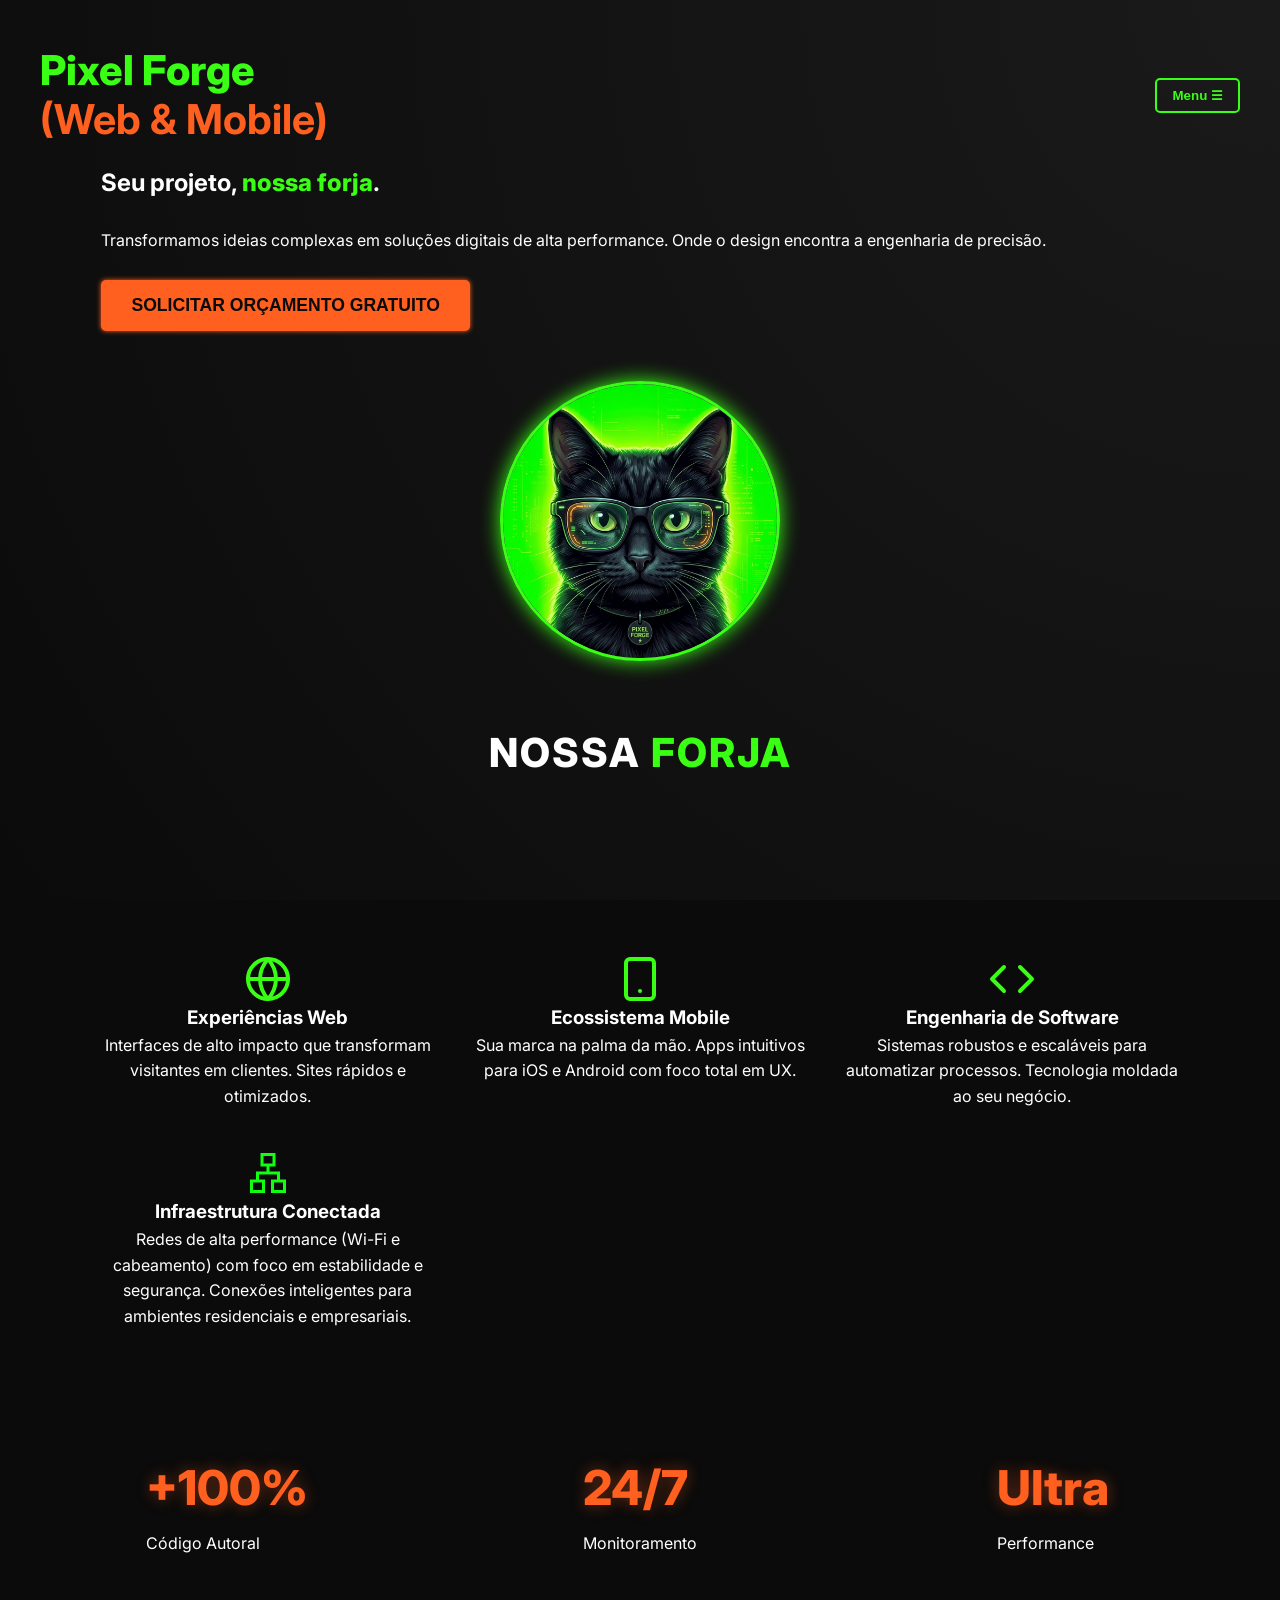
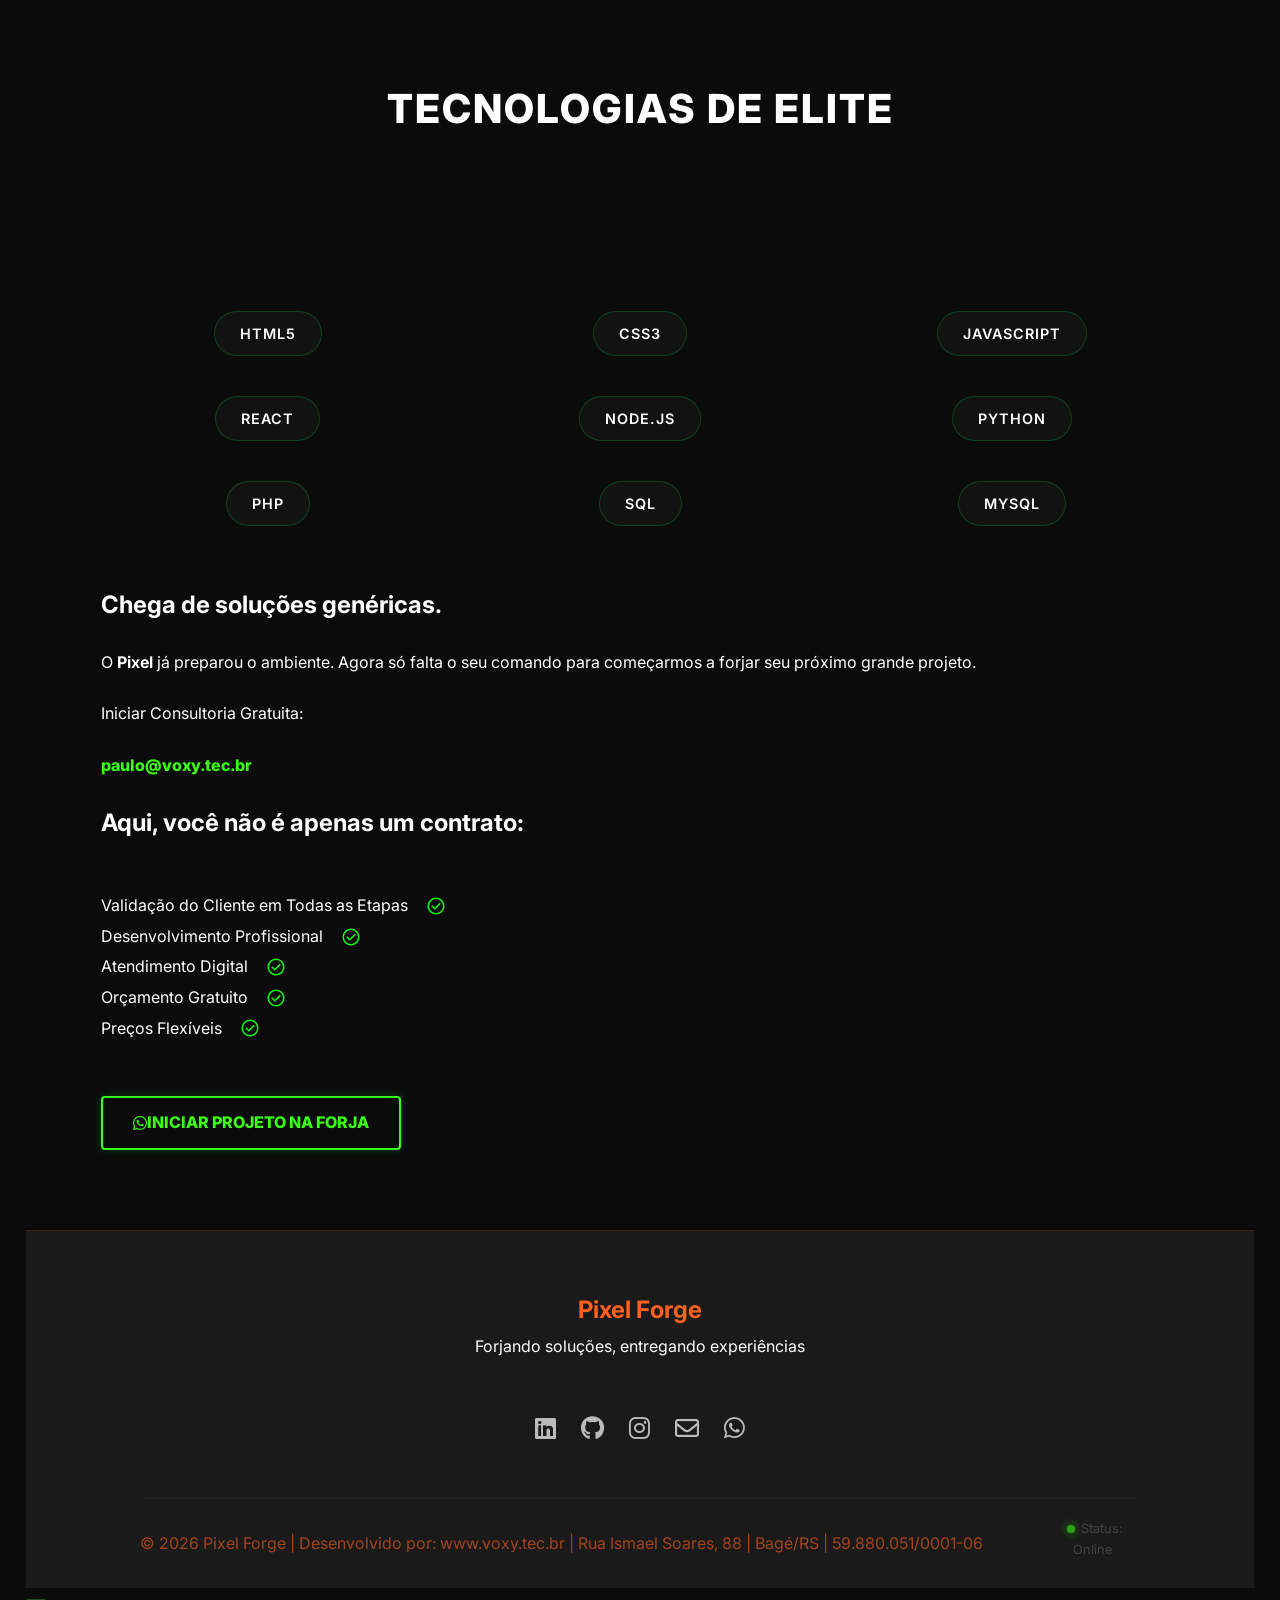
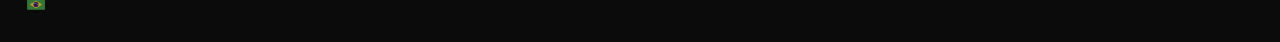
<file: index.html>
<!DOCTYPE html>
<html lang="pt-br">
<head>
    <meta charset="UTF-8">
    <meta http-equiv="X-UA-Compatible" content="IE=edge">
    <meta name="viewport" content="width=device-width, initial-scale=1.0">
    <title>Pixel Forge | voxy.tec.br</title>    
    <meta name="description" content="Transformamos ideias complexas em soluções digitais de alta performance. Web, Mobile e Engenharia de Software.">

    <meta property="og:type" content="website">
    <meta property="og:url" content="https://mac-toni.github.io/pixel-forge-site/">
    <meta property="og:title" content="Pixel Forge | voxy.tec.br">
    <meta property="og:description" content="Transformamos ideias complexas em soluções digitais de alta performance.">
    <meta property="og:image" content="https://mac-toni.github.io/pixel-forge-site/assets/images/readme2.png">
    <meta property="og:image:width" content="1205">
    <meta property="og:image:height" content="603">
    <meta property="og:locale" content="pt_BR">

    <meta name="twitter:card" content="summary_large_image">
    <meta name="twitter:url" content="https://mac-toni.github.io/pixel-forge-site/">
    <meta name="twitter:title" content="Pixel Forge | voxy.tec.br">
    <meta name="twitter:description" content="Desenvolvimento Web e Mobile de alta performance.">
    <meta name="twitter:image" content="https://mac-toni.github.io/pixel-forge-site/assets/images/readme2.png">

    <link rel="stylesheet" href="css/style.css">
    <link rel="stylesheet" href="https://cdnjs.cloudflare.com/ajax/libs/font-awesome/6.0.0/css/all.min.css">
    <link rel="icon" type="image/png" href="assets/images/favicon2.png">
    
    <link rel="preconnect" href="https://fonts.googleapis.com">
    <link rel="preconnect" href="https://fonts.gstatic.com" crossorigin>
    <link href="https://fonts.googleapis.com/css2?family=Inter:wght@400;700;800&display=swap" rel="stylesheet">
</head>
<body>
    <header>
<nav class="container">
    <div class="logo-text">
        <a href="index.html" style="text-decoration: none;">
            <h3><span class="pixel-highlight"> Pixel Forge</span><br>
            <span class="pixel-highlight-laranja"> (Web & Mobile)</span></h3>
        </a>
    </div>
<div class="menu-dropdown">
    <button class="menu-btn">Menu ☰</button>
    <ul class="nav-links">
        <li><a href="index.html">Home</a></li>
        <li><a href="sobre.html">Sobre</a></li>
        <li><a href="servicos.html">Serviços</a></li>
        <li><a href="contato.html">Contato</a></li>
        <li><a href="trabalheconosco.html" >Trabalhe Conosco</a></li>
    </ul>
</div>
</nav>
</header>

    <main>
        <section id="hero" class="container">
            <div class="hero-content">
                <h2>Seu projeto, <span class="pixel-highlight">nossa forja</span>.</h2>
                <br>
                <p>Transformamos ideias complexas em soluções digitais de alta performance. Onde o design encontra a engenharia de precisão.</p>
                <br>
                <button class="forge-button" onclick="window.open('https://wa.me/5553999045223', '_blank')">Solicitar Orçamento Gratuito</button>
            </div>
            <div class="hero-image-container">
                <img src="assets/images/pixel-mascote.jpg" alt="Pixel, o gato geek da Pixel Forge" class="mascote-pixel" loading="eager">
            </div>
        </section>

        <section id="servicos" class="container">
            <h2 class="section-title">Nossa <span class="pixel-highlight">Forja</span></h2>            <div class="services-grid">
                <div class="service-card">
                    <img src="assets/icons/web-icon.svg" alt="Ícone Desenvolvimento Web" class="service-icon" loading="lazy">
                    <h3>Experiências Web</h3>
                    <p>Interfaces de alto impacto que transformam visitantes em clientes. Sites rápidos e otimizados.</p>
                </div>

                <div class="service-card">
                    <img src="assets/icons/mobile-icon.svg" alt="Ícone Aplicativos Mobile" class="service-icon" loading="lazy">
                    <h3>Ecossistema Mobile</h3>
                    <p>Sua marca na palma da mão. Apps intuitivos para iOS e Android com foco total em UX.</p>
                </div>

                <div class="service-card">
                    <img src="assets/icons/forge-icon.svg" alt="Ícone Engenharia de Software" class="service-icon" loading="lazy">
                    <h3>Engenharia de Software</h3>
                    <p>Sistemas robustos e escaláveis para automatizar processos. Tecnologia moldada ao seu negócio.</p>
                </div>
                                <div class="service-card">
                    <img src="assets/icons/lan.svg" alt="Infraestrutura de Redes" class="service-icon" loading="lazy">
                    <h3>Infraestrutura Conectada</h3>
                    <p>Redes de alta performance (Wi-Fi e cabeamento) com foco em estabilidade e segurança. Conexões inteligentes para ambientes residenciais e empresariais.</p>
                </div>

            </div>        
        </section>
    </main>

    <section class="stats-bar">
        <div class="container stats-container">
            <div class="stat-item">
                <span class="stat-number">+100%</span>
                <span class="stat-label" >Código Autoral</span>
            </div>
            <div class="stat-item">
                <span class="stat-number">24/7</span>
                <span class="stat-label">Monitoramento</span>
            </div>
            <div class="stat-item">
                <span class="stat-number">Ultra</span>
                <span class="stat-label">Performance</span>
            </div>
        </div>
    </section>

    <section id="techstack" class="container">
        <h2 class="section-title">Tecnologias de <span class="highlight-green">Elite</span></h2>
        <div class="tech-grid">
            <span class="tech-chip">HTML5</span>
            <span class="tech-chip">CSS3</span>
            <span class="tech-chip">JavaScript</span>
            <span class="tech-chip">React</span>
            <span class="tech-chip">Node.js</span>
            <span class="tech-chip">Python</span>
            <span class="tech-chip">PHP</span>
            <span class="tech-chip">SQL</span>
            <span class="tech-chip">MySQL</span>

        </div>
    </section>
    <section id="contato" class="contact-section">
        <div class="container">
            <div class="contact-card">
                <h2><strong>Chega de soluções genéricas.</strong></h2>
                <br>
                <p>O <strong>Pixel</strong> já preparou o ambiente. Agora só falta o seu comando para começarmos a forjar seu próximo grande projeto.</p>
                <br>
                <a> Iniciar Consultoria Gratuita: </a>
            </div>
            <br>
           <div class="contact-info">
                <span class="pixel-highlight">paulo@voxy.tec.br</span><br>
                <br>
                <h2><strong>Aqui, você não é apenas um contrato:</strong></h2>
                <br>
                <br>
            <div class="status-text" style="display: flex; align-items: center; gap: 8px; margin-bottom: 5px;">
                Validação do Cliente em Todas as Etapas 
                <img src="assets/icons/check.svg" width="20" height="20" alt="check">
            </div>

                <div class="status-text" style="display: flex; align-items: center; gap: 8px; margin-bottom: 5px;">
                Desenvolvimento Profissional 
                <img src="assets/icons/check.svg" width="20" height="20" alt="check">
            </div>

            <div class="status-text" style="display: flex; align-items: center; gap: 8px; margin-bottom: 5px;">
     Atendimento Digital
    <img src="assets/icons/check.svg" width="20" height="20" alt="check">
</div>

<div class="status-text" style="display: flex; align-items: center; gap: 8px; margin-bottom: 5px;">
     Orçamento Gratuito
    <img src="assets/icons/check.svg" width="20" height="20" alt="check">
</div>

<div class="status-text" style="display: flex; align-items: center; gap: 8px; margin-bottom: 5px;">
     Preços Flexíveis
    <img src="assets/icons/check.svg" width="20" height="20" alt="check">
</div>


            <a href="https://wa.me/5553999045223" target="_blank" class="whatsapp-btn">
            <i class="fab fa-whatsapp"></i> Iniciar Projeto na Forja</a>
            </div>
        </div>
    </section>

<footer class="main-footer">
    <div class="footer-content container">
        
        <div class="footer-brand">
            <p class="footer-logo">
                <span class="pixel-highlight-laranja">Pixel</span><span class="pixel-highlight-laranja"> Forge</span>
            </p>
            <p class="footer-tagline">Forjando soluções, entregando experiências</p>
        </div>

       <div class="trabalhe-ia">
    <a href="https://www.linkedin.com/in/paulo-desenvolvedor/" target="_blank">
        <i class="fab fa-linkedin"></i>
    </a>

    <a href="https://github.com/Mac-Toni" target="_blank">
        <i class="fab fa-github"></i>
    </a>

    <a href="https://www.instagram.com/pixelforge.ti/" target="_blank">
        <i class="fab fa-instagram"></i>
    </a>

    <a href="mailto:paulo@voxy.tec.br">
        <i class="far fa-envelope"></i>
    </a>

    <a href="https://wa.me/5553999045223" target="_blank">
        <i class="fab fa-whatsapp"></i>
    </a>
</div>

        <div class="footer-bottom">
            <div class="footer-info">
                    <p>&copy; 2026 Pixel Forge | Desenvolvido por: www.voxy.tec.br | Rua Ismael Soares, 88 | Bagé/RS | 59.880.051/0001-06</p>
                           </div>
            <div class="system-status">
                <span class="status-dot"></span> Status: <span class="status-text">Online</span>
            </div>
        </div>
    </div>
</footer>
    <div class="bandeira">
        <img src="assets/icons/do-brasil.ico" style="display: inline-block; width: 20px; height: 20px;" alt="Brasil">
    </div>
<button onclick="voltarAoTopo()" id="btnTop" title="Voltar ao topo" aria-label="Voltar ao topo">
        <i class="fas fa-chevron-up"></i> </button>
        <script>
        const btn = document.getElementById("btnTop");

        // Monitora a rolagem da página
        window.onscroll = function() {
            // Se rolar mais de 300px, adiciona a classe que mostra o botão
            if (document.body.scrollTop > 300 || document.documentElement.scrollTop > 300) {
                btn.classList.add("visivel");
            } else {
                btn.classList.remove("visivel");
            }
        };

        // Função para voltar ao topo
        function voltarAoTopo() {
            window.scrollTo({
                top: 0,
                behavior: 'smooth'
            });
        }
    </script>
    </body>
</html>
</file>
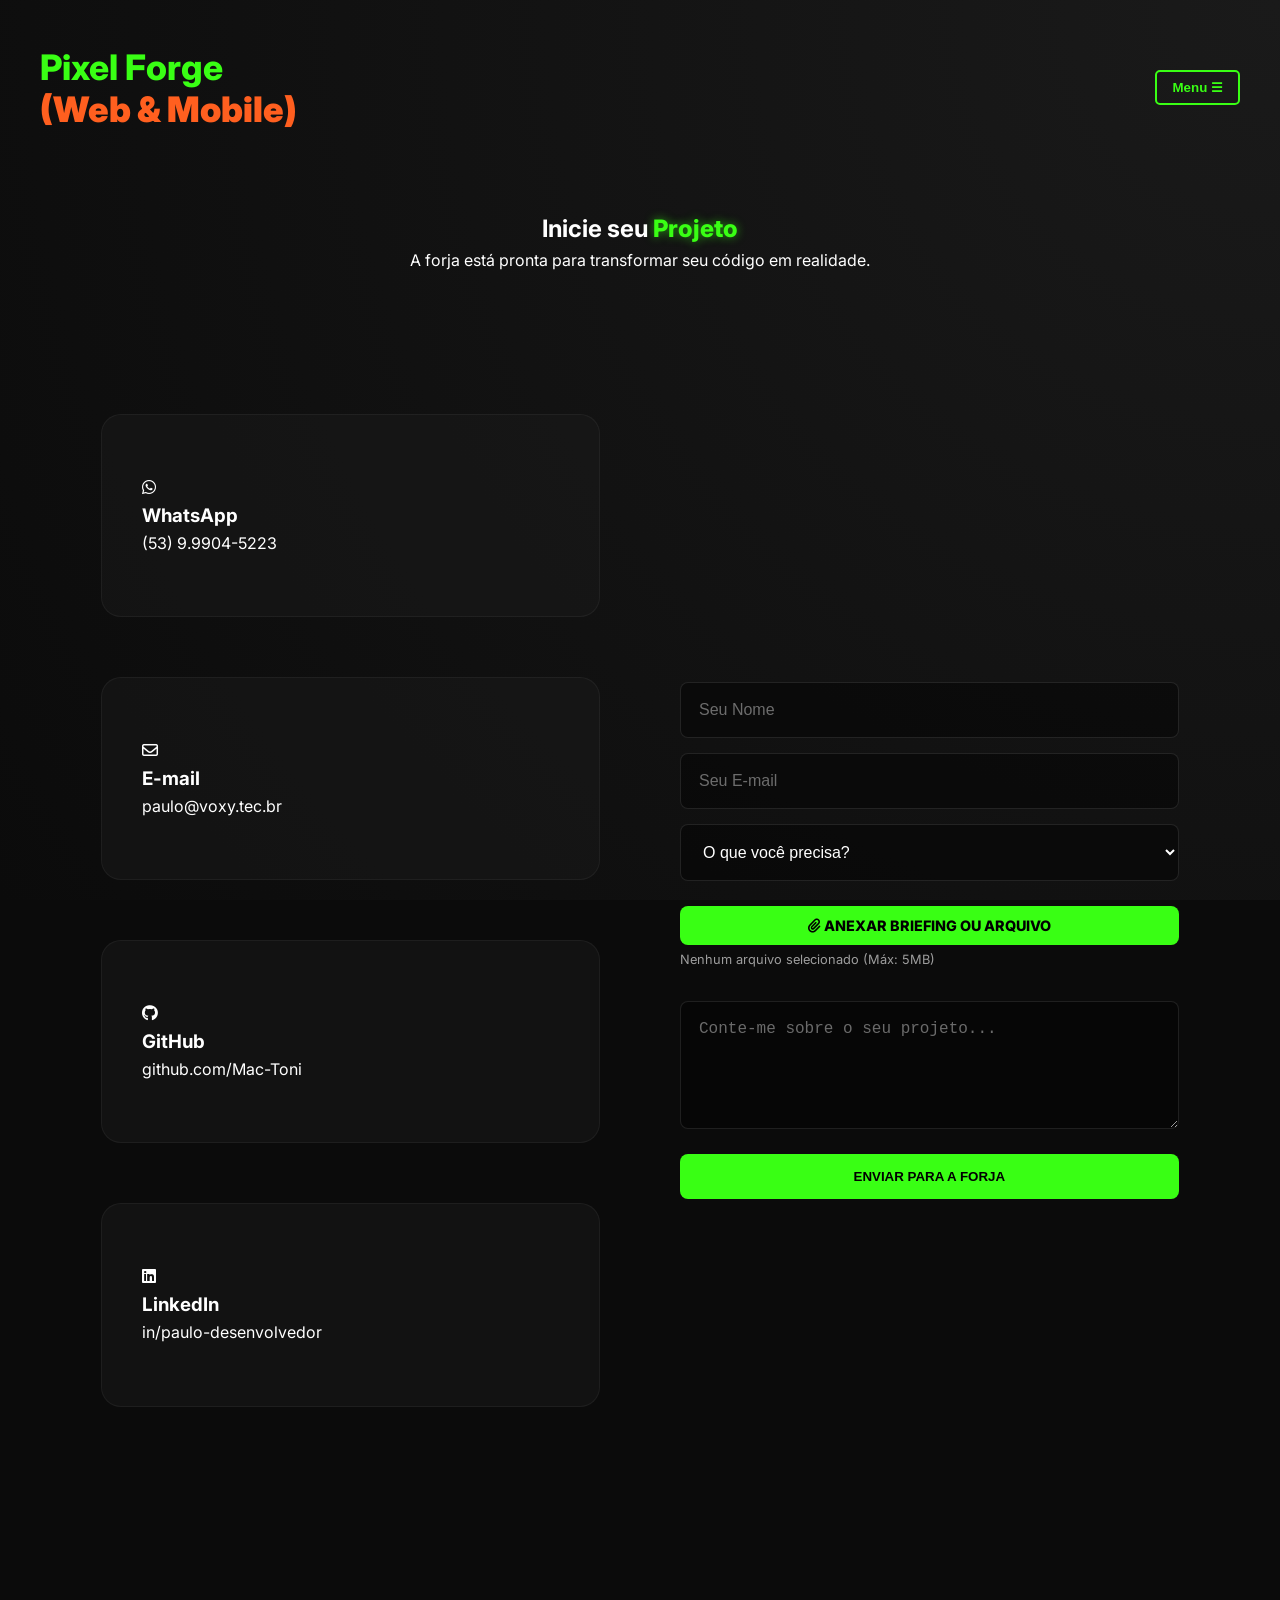
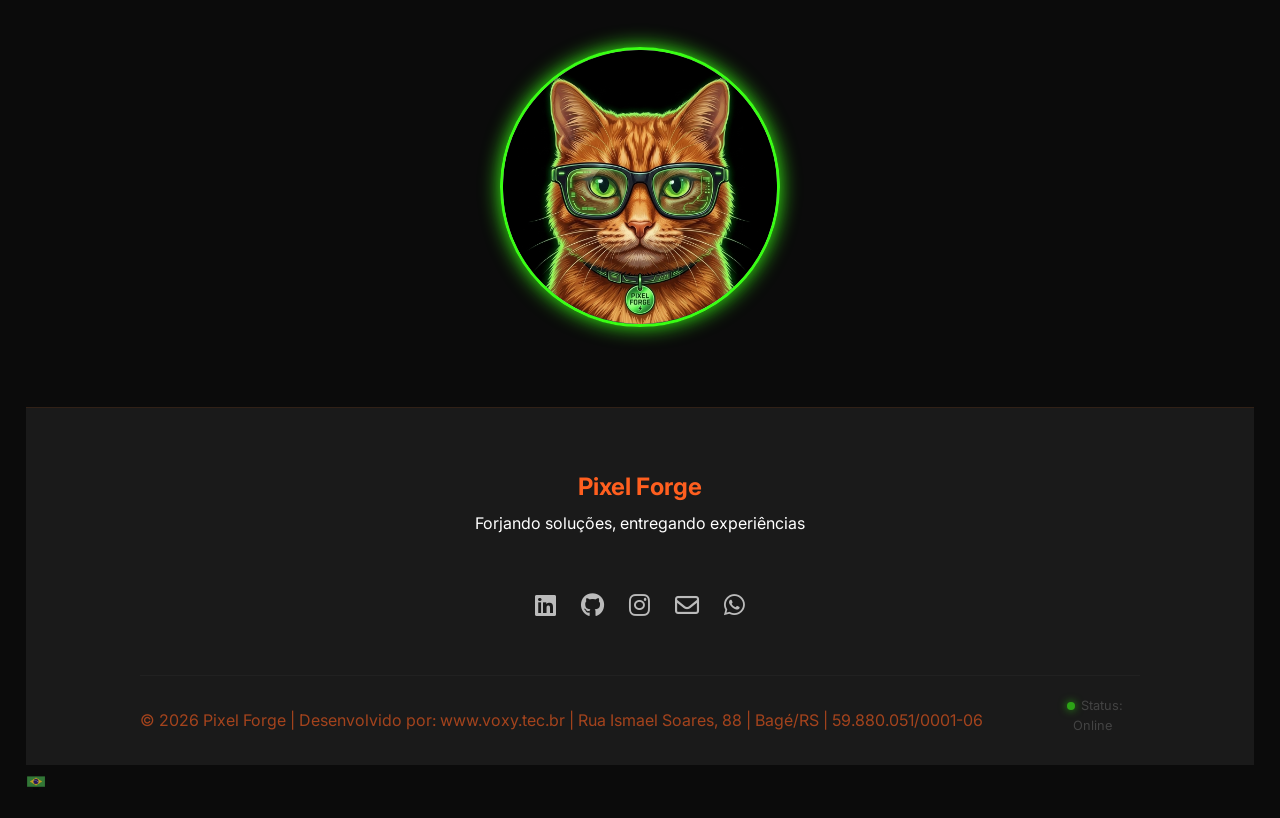
<file: contato.html>
<!DOCTYPE html>
<html lang="pt-br">
<head>
    <meta charset="UTF-8">
    <meta name="viewport" content="width=device-width, initial-scale=1.0">
    <title>Contato | Pixel Forge</title>
    <link rel="stylesheet" href="css/style.css">
    <link rel="stylesheet" href="https://cdnjs.cloudflare.com/ajax/libs/font-awesome/6.0.0/css/all.min.css">
    <link rel="preconnect" href="https://fonts.googleapis.com">
    <link href="https://fonts.googleapis.com/css2?family=Inter:wght@400;700;800&display=swap" rel="stylesheet">
    <link rel="icon" type="image/png" href="assets/images/favicon2.png">
</head>
<body>
    <header>
        <nav class="container">
            <div class="logo-text">
                <a href="index.html" style="text-decoration: none;">
                    <span class="pixel-highlight"> Pixel Forge</span><br>
                    <span class="pixel-highlight-laranja"> (Web & Mobile)</span>
                </a>
            </div>
            <div class="menu-dropdown">
                <button class="menu-btn">Menu ☰</button>
                <ul class="nav-links">
                    <li><a href="index.html">Home</a></li>
                    <li><a href="sobre.html">Sobre</a></li>
                    <li><a href="servicos.html">Serviços</a></li>
                    <li><a href="contato.html">Contato</a></li>
                    <li><a href="trabalheconosco.html">Trabalhe Conosco</a></li>
                </ul>
            </div>
        </nav>
    </header>

    <main class="container">
        <section class="contact-header">
            <h1>Inicie seu <span class="pixel-highlight">Projeto</span></h1>
            <p>A forja está pronta para transformar seu código em realidade.</p>
        </section>

        <div id="success-message" class="pixel-alert" style="display: none; margin-bottom: 30px; cursor: pointer;">
            <i class="fas fa-check-circle"></i>
            <p>Mensagem enviada com sucesso! O sistema da <strong>Pixel Forge</strong> recebeu seu contato.</p>
            <small style="display: block; margin-top: 10px; opacity: 0.7;">(Clique em qualquer lugar para continuar navegando)</small>
        </div>

        <div class="grid-2">
            <section class="contact-info">
                <a href="https://wa.me/5553999045223" target="_blank" class="contact-link">
                    <div class="info-item">
                        <i class="fab fa-whatsapp"></i>
                        <div>
                            <h3>WhatsApp</h3>
                            <p>(53) 9.9904-5223</p>
                        </div>
                    </div>
                </a>

                <a href="mailto:paulo@voxy.tec.br" class="contact-link">
                    <div class="info-item">
                        <i class="far fa-envelope"></i>
                        <div>
                            <h3>E-mail</h3>
                            <p>paulo@voxy.tec.br</p>
                        </div>
                    </div>
                </a>

                <a href="https://github.com/Mac-Toni" target="_blank" class="contact-link">
                    <div class="info-item">
                        <i class="fab fa-github"></i>
                        <div>
                            <h3>GitHub</h3>
                            <p>github.com/Mac-Toni</p>
                        </div>
                    </div>
                </a>

                <a href="https://www.linkedin.com/in/paulo-desenvolvedor/" target="_blank" class="contact-link">
                    <div class="info-item">
                        <i class="fab fa-linkedin"></i>
                        <div>
                            <h3>LinkedIn</h3>
                            <p>in/paulo-desenvolvedor</p>
                        </div>
                    </div>
                </a>
            </section>

            <section class="contact-form">
                <form id="form-contato" action="https://formspree.io/f/xeerreoo" method="POST" enctype="multipart/form-data">
                    <input type="text" name="nome" placeholder="Seu Nome" required>
                    <input type="email" name="email" placeholder="Seu E-mail" required>
                    
                    <select name="servico">
                        <option value="" disabled selected>O que você precisa?</option>
                        <option value="redes">Instalação de Redes</option>
                        <option value="web">Desenvolvimento Web</option>
                        <option value="mobile">Aplicativo Mobile</option>
                        <option value="consultoria">Consultoria Técnica</option>
                    </select>

                    <div class="file-upload-wrapper" style="margin-bottom: 15px;">
                        <label for="anexo-projeto" class="btn-pixel" style="display: inline-block; cursor: pointer; font-size: 0.9rem; padding: 8px 15px;">
                            <i class="fas fa-paperclip"></i> Anexar Briefing ou Arquivo
                        </label>
                        <input type="file" id="anexo-projeto" name="anexo" style="display: none;">
                        <p id="file-name" style="font-size: 0.8rem; margin-top: 5px; opacity: 0.6; color: #fff;">Nenhum arquivo selecionado (Máx: 5MB)</p>
                    </div>
                    
                    <textarea name="mensagem" placeholder="Conte-me sobre o seu projeto..." rows="5" required></textarea>
                    
                    <input type="hidden" name="_subject" value="Novo Orçamento - Pixel Forge">
                    
                    <button type="submit" class="btn-pixel">Enviar para a Forja</button>
                </form>
            </section>
        </div>

        <div class="hero-image-container">
            <img src="assets/images/pixel-mascote-2.jpg" alt="Pixel, o gato geek da Pixel Forge" class="mascote-pixel" loading="eager">
        </div>
    </main>

    <footer class="main-footer">
        <div class="footer-content container">
            <div class="footer-brand">
                <p class="footer-logo">
                    <span class="pixel-highlight-laranja">Pixel</span><span class="pixel-highlight-laranja"> Forge</span>
                </p>
                <p class="footer-tagline">Forjando soluções, entregando experiências</p>
            </div>
            <div class="trabalhe-ia">
                <a href="https://www.linkedin.com/in/paulo-desenvolvedor/" target="_blank"><i class="fab fa-linkedin"></i></a>
                <a href="https://github.com/Mac-Toni" target="_blank"><i class="fab fa-github"></i></a>
                <a href="https://www.instagram.com/pixelforge.ti/" target="_blank"><i class="fab fa-instagram"></i></a>
                <a href="mailto:paulo@voxy.tec.br"><i class="far fa-envelope"></i></a>
                <a href="https://wa.me/5553999045223" target="_blank"><i class="fab fa-whatsapp"></i></a>
            </div>
            <div class="footer-bottom">
                <div class="footer-info">
                    <p>&copy; 2026 Pixel Forge | Desenvolvido por: www.voxy.tec.br | Rua Ismael Soares, 88 | Bagé/RS | 59.880.051/0001-06</p>
                </div>
                <div class="system-status">
                    <span class="status-dot"></span> Status: <span class="status-text">Online</span>
                </div>
            </div>
        </div>
    </footer>
    
    <div class="bandeira">
        <img src="assets/icons/do-brasil.ico" style="display: inline-block; width: 20px; height: 20px;" alt="Brasil">
    </div>
    
    <button id="btnTop" title="Voltar ao topo">
        <i class="fas fa-chevron-up"></i> 
    </button>

    <script src="js/main.js"></script>
</body>
</html>
</file>
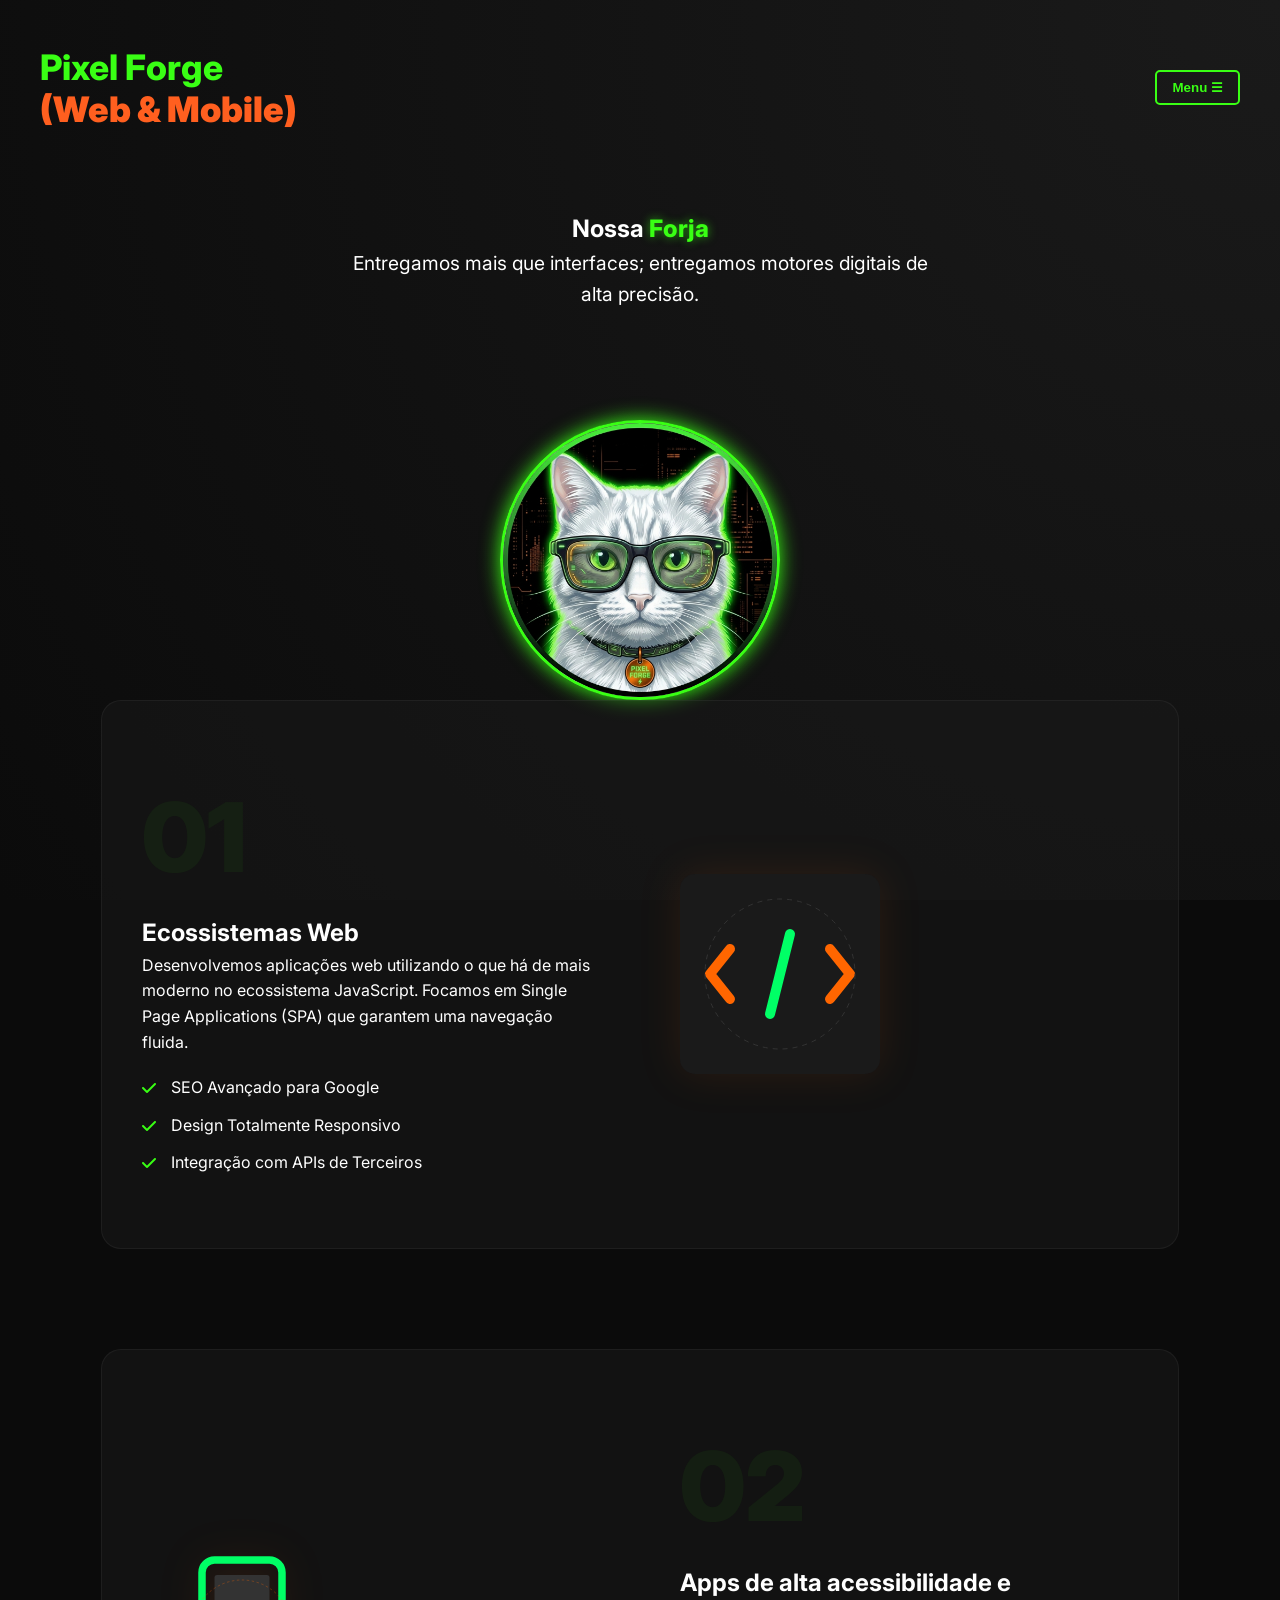
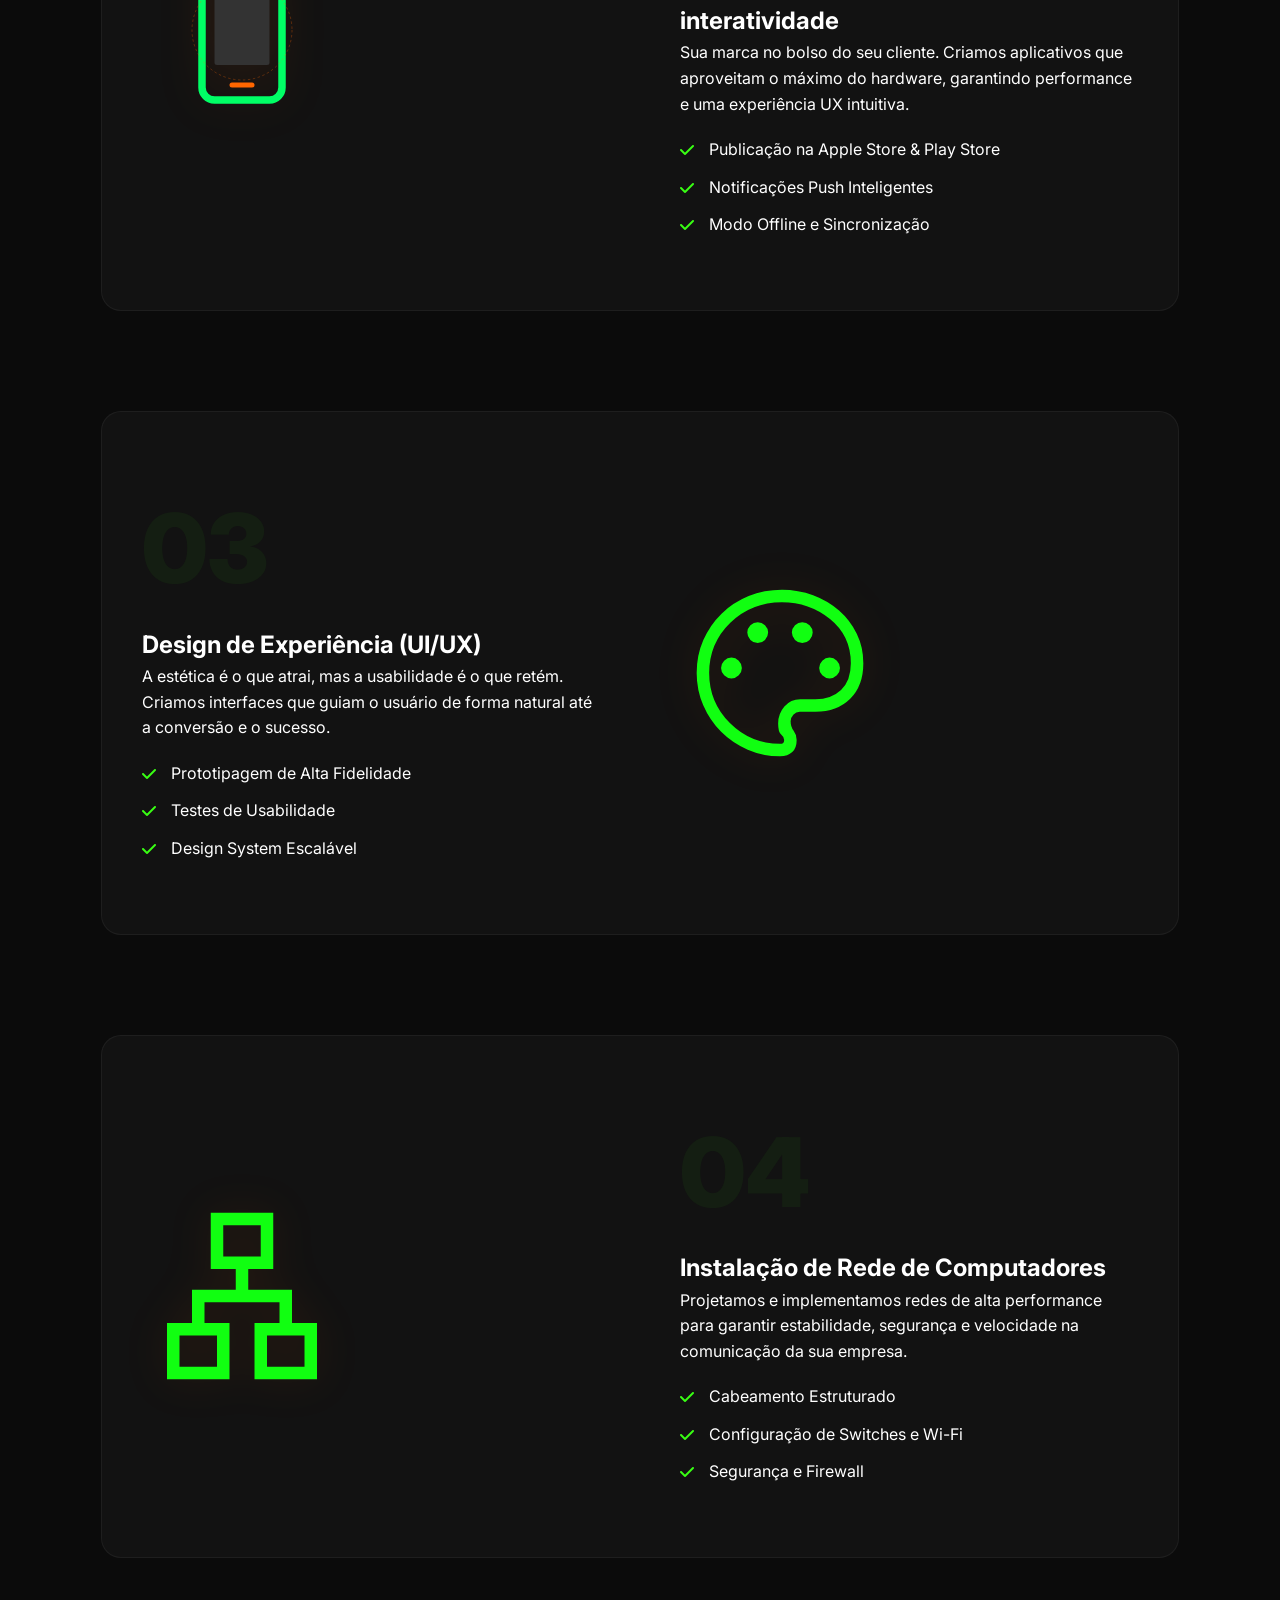
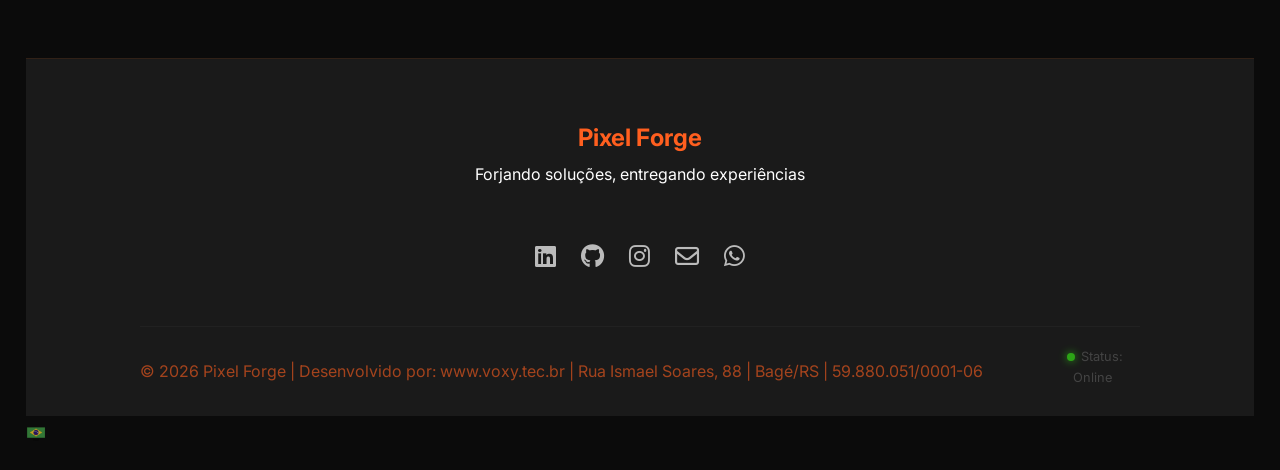
<file: servicos.html>
<!DOCTYPE html>
<html lang="pt-br">
<head>
    <meta charset="UTF-8">
    <meta name="viewport" content="width=device-width, initial-scale=1.0">
    <title>Serviços | Pixel Forge</title>
    <link rel="stylesheet" href="css/style.css">
    <link rel="stylesheet" href="https://cdnjs.cloudflare.com/ajax/libs/font-awesome/6.0.0/css/all.min.css">
    <link rel="preconnect" href="https://fonts.googleapis.com">
    <link rel="preconnect" href="https://fonts.gstatic.com" crossorigin>
    <link href="https://fonts.googleapis.com/css2?family=Inter:wght@400;700;800&display=swap" rel="stylesheet">
</head>
<body>

    <header>
        <nav class="container">
    <div class="logo-text">
        <a href="index.html" style="text-decoration: none;">
            <span class="pixel-highlight"> Pixel Forge</span><br>
            <span class="pixel-highlight-laranja"> (Web & Mobile)</span>
        </a>
    </div>
<div class="menu-dropdown">
    <button class="menu-btn">Menu ☰</button>
    <ul class="nav-links">
        <li><a href="index.html">Home</a></li>
        <li><a href="sobre.html">Sobre</a></li>
        <li><a href="servicos.html">Serviços</a></li>
        <li><a href="contato.html">Contato</a></li>
        <li><a href="trabalheconosco.html" >Trabalhe Conosco</a></li>
    </ul>
</div>
</nav>
    </header>

<main class="container">
        <section class="services-intro">
            <h1>Nossa <span class="pixel-highlight">Forja</span></h1>
            <p class="subtitle">Entregamos mais que interfaces; entregamos motores digitais de alta precisão.</p>
        </section>
            <div class="hero-image-container">
                <img src="assets/images/pixel-mascote-5.jpg" alt="Pixel, o gato geek da Pixel Forge" class="mascote-pixel" loading="eager">
            </div>

        <section class="service-detail-item grid-2">
            <div class="service-text">
                <span class="step-number">01</span>
                <h2>Ecossistemas Web</h2>
                <p>Desenvolvemos aplicações web utilizando o que há de mais moderno no ecossistema JavaScript. Focamos em Single Page Applications (SPA) que garantem uma navegação fluida.</p>
                <ul class="tech-list">
                    <li><i class="fas fa-check"></i> SEO Avançado para Google</li>
                    <li><i class="fas fa-check"></i> Design Totalmente Responsivo</li>
                    <li><i class="fas fa-check"></i> Integração com APIs de Terceiros</li>
                </ul>
            </div>
            <div class="service-visual">
                <img src="assets/icons/web-special.svg" width="200" height="200" alt="Engenharia Web">
            </div>
        </section>

        <section class="service-detail-item grid-2">
            <div class="service-visual">
                <img src="assets/icons/mobile-special.svg" width="200" height="200" alt="Engenharia Mobile">
            </div>
            <div class="service-text">
                <span class="step-number">02</span>
                <h2>Apps de alta acessibilidade e interatividade</h2>
                <p>Sua marca no bolso do seu cliente. Criamos aplicativos que aproveitam o máximo do hardware, garantindo performance e uma experiência UX intuitiva.</p>
                <ul class="tech-list">
                    <li><i class="fas fa-check"></i> Publicação na Apple Store & Play Store</li>
                    <li><i class="fas fa-check"></i> Notificações Push Inteligentes</li>
                    <li><i class="fas fa-check"></i> Modo Offline e Sincronização</li>
                </ul>
            </div>
        </section>

        <section class="service-detail-item grid-2">
            <div class="service-text">
                <span class="step-number">03</span>
                <h2>Design de Experiência (UI/UX)</h2>
                <p>A estética é o que atrai, mas a usabilidade é o que retém. Criamos interfaces que guiam o usuário de forma natural até a conversão e o sucesso.</p>
                <ul class="tech-list">
                    <li><i class="fas fa-check"></i> Prototipagem de Alta Fidelidade</li>
                    <li><i class="fas fa-check"></i> Testes de Usabilidade</li>
                    <li><i class="fas fa-check"></i> Design System Escalável</li>
                </ul>
            </div>
            <div class="service-visual">
                <img src="assets/icons/UI_UX.svg" width="200" height="200" alt="Design UI/UX">            </div>
        </section>

        <section class="service-detail-item grid-2">
            <div class="service-visual">
                <img src="assets/icons/lan.svg" width="200" height="200" alt="Infraestrutura de Redes">
            </div>
            <div class="service-text">
                <span class="step-number">04</span>
                <h2>Instalação de Rede de Computadores</h2>
                <p>Projetamos e implementamos redes de alta performance para garantir estabilidade, segurança e velocidade na comunicação da sua empresa.</p>
                <ul class="tech-list">
                    <li><i class="fas fa-check"></i> Cabeamento Estruturado</li>
                    <li><i class="fas fa-check"></i> Configuração de Switches e Wi-Fi</li>
                    <li><i class="fas fa-check"></i> Segurança e Firewall</li>
                </ul>
            </div>
        </section>
    </main>
<footer class="main-footer">
    <div class="footer-content container">
        
        <div class="footer-brand">
            <p class="footer-logo">
                <span class="pixel-highlight-laranja">Pixel</span><span class="pixel-highlight-laranja"> Forge</span>
            </p>
            <p class="footer-tagline">Forjando soluções, entregando experiências</p>
        </div>

       <div class="trabalhe-ia">
    <a href="https://www.linkedin.com/in/paulo-desenvolvedor/" target="_blank">
        <i class="fab fa-linkedin"></i>
    </a>

    <a href="https://github.com/Mac-Toni" target="_blank">
        <i class="fab fa-github"></i>
    </a>

    <a href="https://www.instagram.com/pixelforge.ti/" target="_blank">
        <i class="fab fa-instagram"></i>
    </a>

    <a href="mailto:paulo@voxy.tec.br">
        <i class="far fa-envelope"></i>
    </a>

    <a href="https://wa.me/5553999045223" target="_blank">
        <i class="fab fa-whatsapp"></i>
    </a>
</div>

        <div class="footer-bottom">
            <div class="footer-info">
                    <p>&copy; 2026 Pixel Forge | Desenvolvido por: www.voxy.tec.br | Rua Ismael Soares, 88 | Bagé/RS | 59.880.051/0001-06</p>
            </div>
            <div class="system-status">
                <span class="status-dot"></span> Status: <span class="status-text">Online</span>
            </div>
        </div>
    </div>
</footer>
    <div class="bandeira">
        <img src="assets/icons/do-brasil.ico" style="display: inline-block; width: 20px; height: 20px;" alt="Brasil">
    </div>
<button onclick="voltarAoTopo()" id="btnTop" title="Voltar ao topo" aria-label="Voltar ao topo">
        <i class="fas fa-chevron-up"></i> </button>
        <script>
        const btn = document.getElementById("btnTop");

        // Monitora a rolagem da página
        window.onscroll = function() {
            // Se rolar mais de 300px, adiciona a classe que mostra o botão
            if (document.body.scrollTop > 300 || document.documentElement.scrollTop > 300) {
                btn.classList.add("visivel");
            } else {
                btn.classList.remove("visivel");
            }
        };

        // Função para voltar ao topo
        function voltarAoTopo() {
            window.scrollTo({
                top: 0,
                behavior: 'smooth'
            });
        }
    </script>
    </body>
</html>
</file>
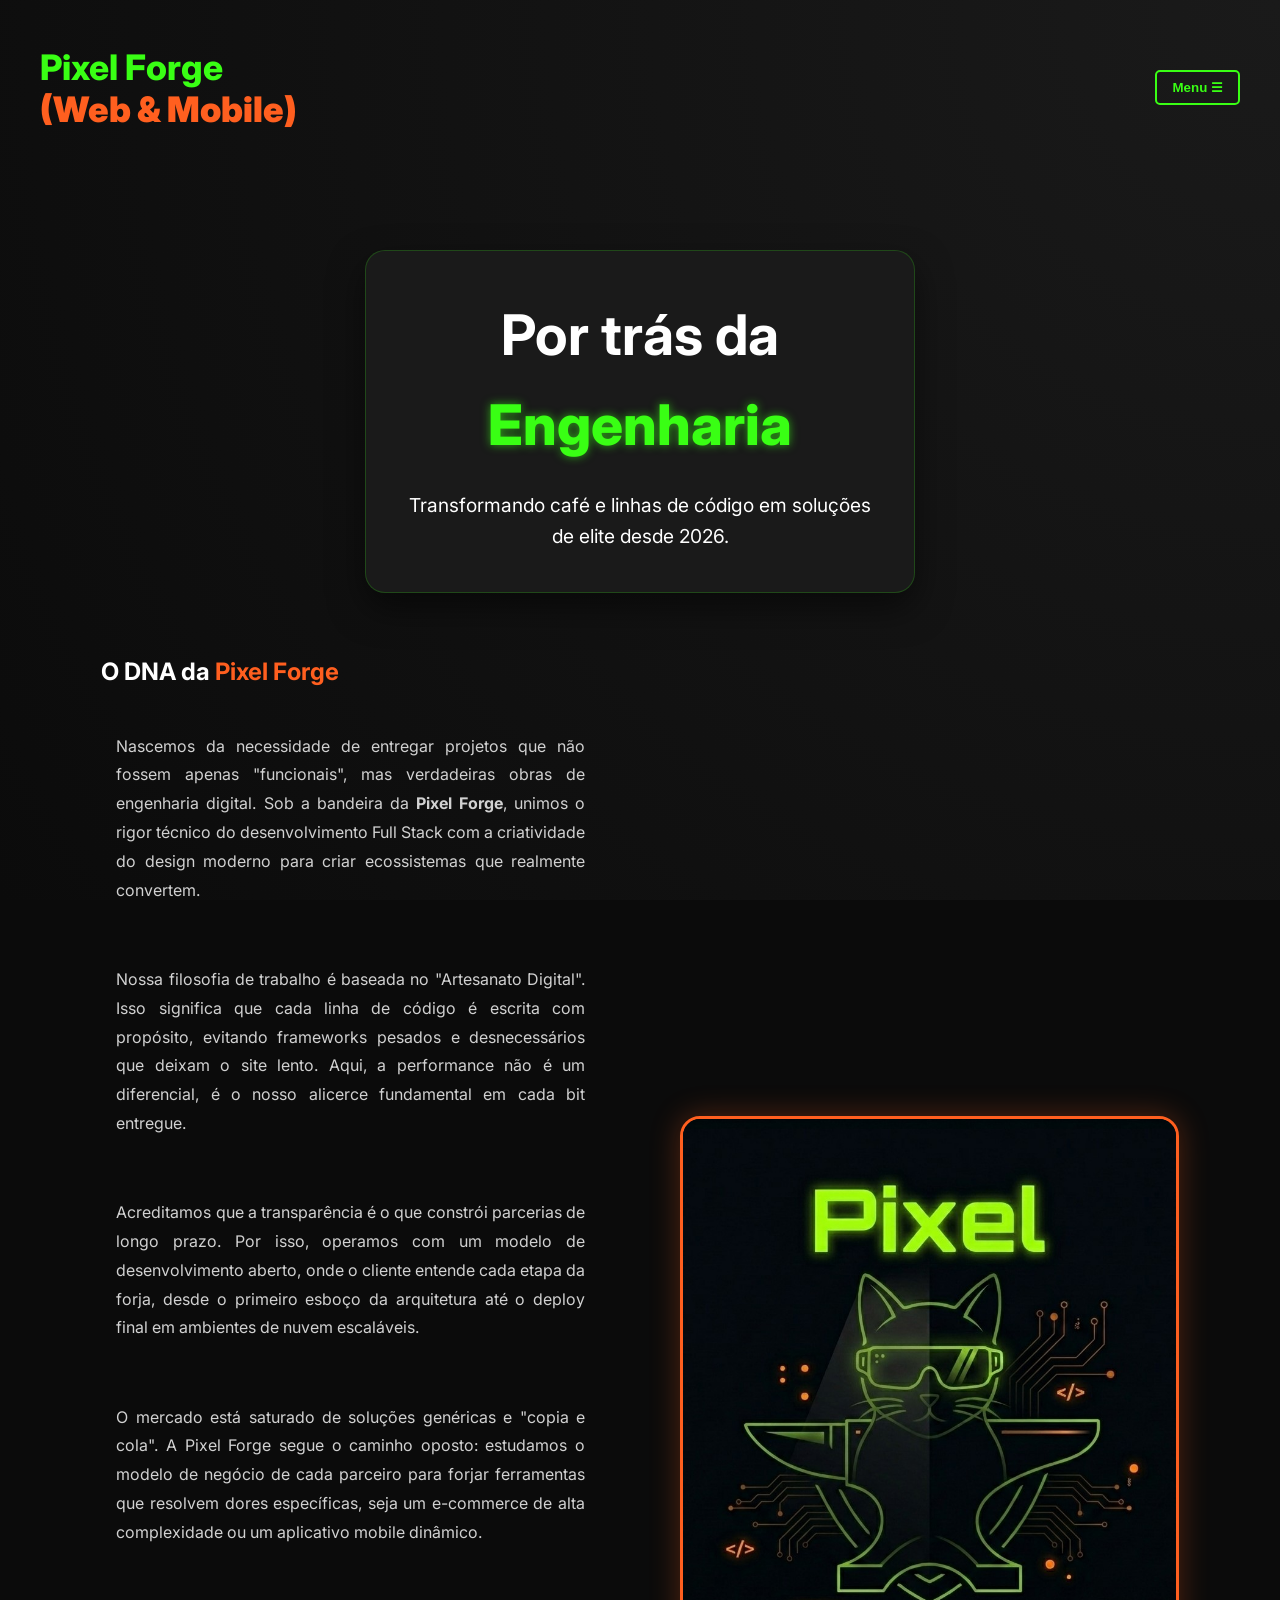
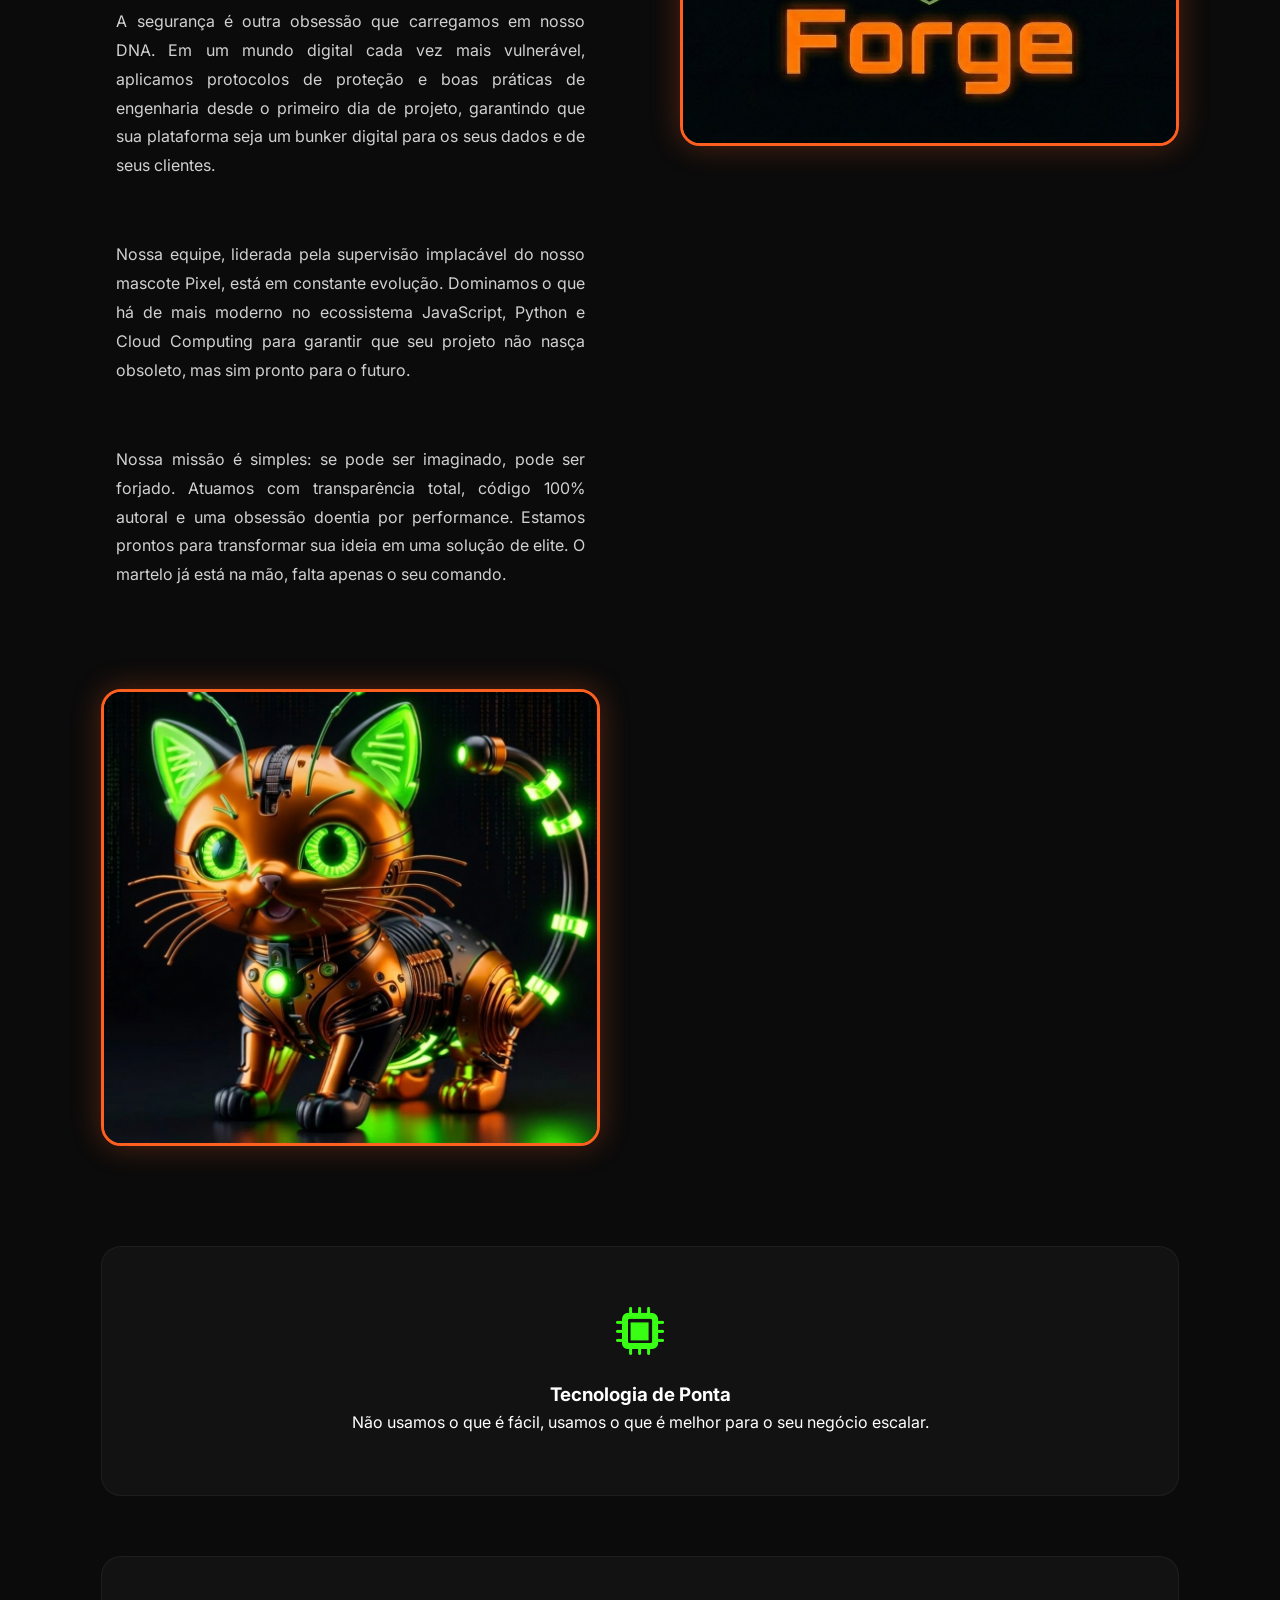
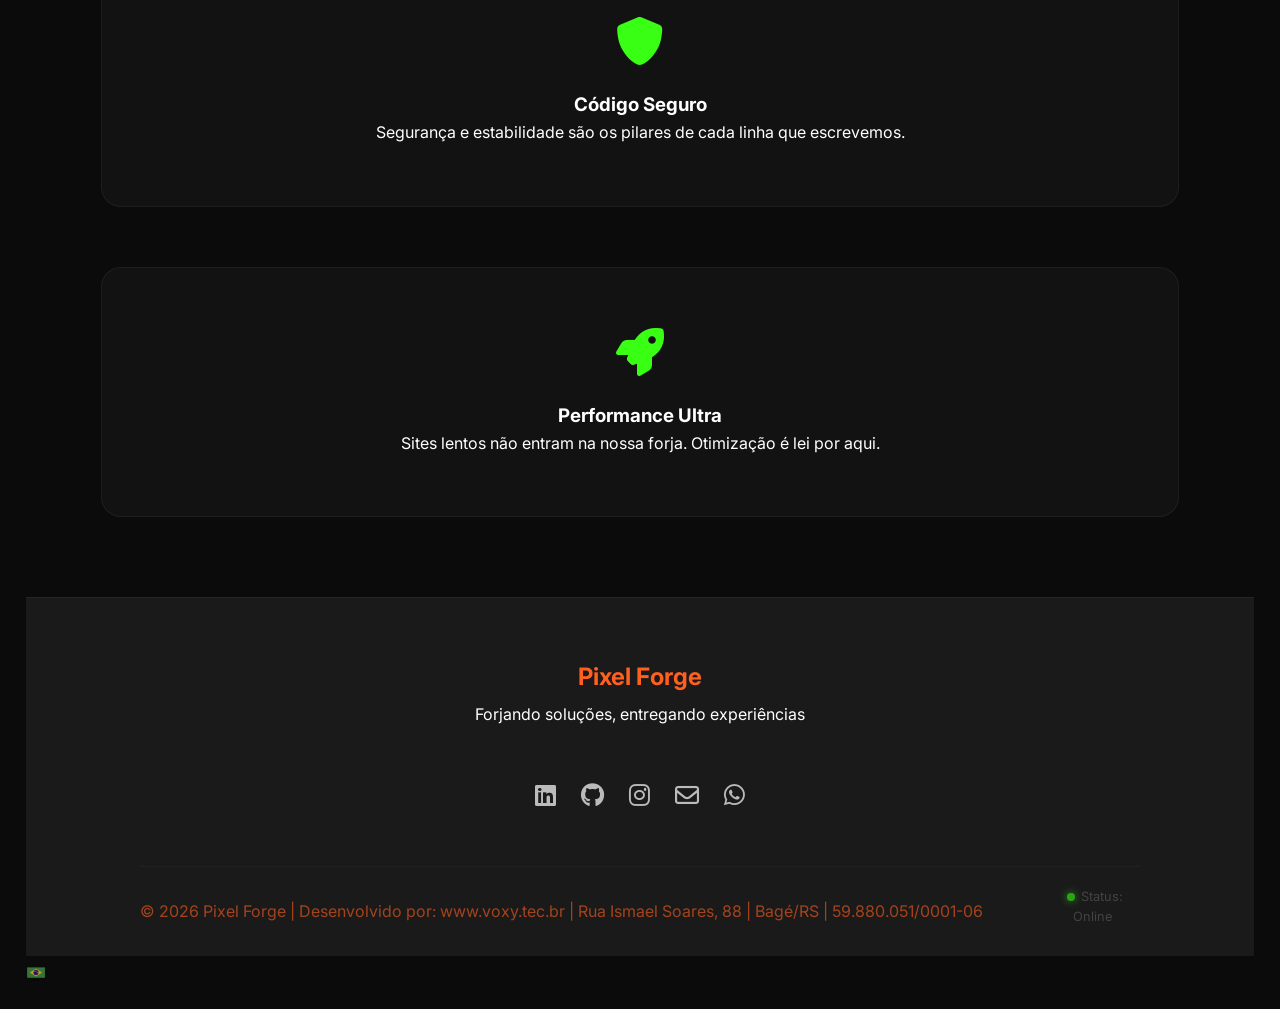
<file: sobre.html>
<!DOCTYPE html>
<html lang="pt-br">
<head>
    <meta charset="UTF-8">
    <meta name="viewport" content="width=device-width, initial-scale=1.0">
    <title>Sobre a Forja | Pixel Forge</title>
    
    <link rel="stylesheet" href="css/style.css">
    <link rel="stylesheet" href="https://cdnjs.cloudflare.com/ajax/libs/font-awesome/6.0.0/css/all.min.css">
    <link rel="icon" type="image/png" href="assets/images/favicon2.png">
    
    <link rel="preconnect" href="https://fonts.googleapis.com">
    <link rel="preconnect" href="https://fonts.gstatic.com" crossorigin>
    <link href="https://fonts.googleapis.com/css2?family=Inter:wght@400;700;800&display=swap" rel="stylesheet">
</head>
<body>
    <header>
<nav class="container">
    <div class="logo-text">
        <a href="index.html" style="text-decoration: none;">
            <span class="pixel-highlight"> Pixel Forge</span><br>
            <span class="pixel-highlight-laranja"> (Web & Mobile)</span>
        </a>
    </div>
<div class="menu-dropdown">
    <button class="menu-btn">Menu ☰</button>
    <ul class="nav-links">
        <li><a href="index.html">Home</a></li>
        <li><a href="sobre.html">Sobre</a></li>
        <li><a href="servicos.html">Serviços</a></li>
        <li><a href="contato.html">Contato</a></li>
        <li><a href="trabalheconosco.html" >Trabalhe Conosco</a></li>
    </ul>
</div>
</nav>
    </header>

    <main>
  
        <section class="container page-header">
            <h1>Por trás da <span class="pixel-highlight">Engenharia</span></h1>
            <p class="subtitle">Transformando café e linhas de código em soluções de elite desde 2026.</p>
        </section>
        <section id="dna-forge" class="container grid-2">
<div class="text-content">
    <h2>O DNA da <span class="pixel-highlight-laranja">Pixel Forge</span></h2>
    <br>
    <p>Nascemos da necessidade de entregar projetos que não fossem apenas "funcionais", mas verdadeiras obras de engenharia digital. Sob a bandeira da <strong>Pixel Forge</strong>, unimos o rigor técnico do desenvolvimento Full Stack com a criatividade do design moderno para criar ecossistemas que realmente convertem.</p>
    <br>
    <p>Nossa filosofia de trabalho é baseada no "Artesanato Digital". Isso significa que cada linha de código é escrita com propósito, evitando frameworks pesados e desnecessários que deixam o site lento. Aqui, a performance não é um diferencial, é o nosso alicerce fundamental em cada bit entregue.</p>
    <br>
    <p>Acreditamos que a transparência é o que constrói parcerias de longo prazo. Por isso, operamos com um modelo de desenvolvimento aberto, onde o cliente entende cada etapa da forja, desde o primeiro esboço da arquitetura até o deploy final em ambientes de nuvem escaláveis.</p>
    <br>
    <p>O mercado está saturado de soluções genéricas e "copia e cola". A Pixel Forge segue o caminho oposto: estudamos o modelo de negócio de cada parceiro para forjar ferramentas que resolvem dores específicas, seja um e-commerce de alta complexidade ou um aplicativo mobile dinâmico.</p>
    <br>
    <p>A segurança é outra obsessão que carregamos em nosso DNA. Em um mundo digital cada vez mais vulnerável, aplicamos protocolos de proteção e boas práticas de engenharia desde o primeiro dia de projeto, garantindo que sua plataforma seja um bunker digital para os seus dados e de seus clientes.</p>
    <br>
    <p>Nossa equipe, liderada pela supervisão implacável do nosso mascote Pixel, está em constante evolução. Dominamos o que há de mais moderno no ecossistema JavaScript, Python e Cloud Computing para garantir que seu projeto não nasça obsoleto, mas sim pronto para o futuro.</p>
    <br>
    <p>Nossa missão é simples: se pode ser imaginado, pode ser forjado. Atuamos com transparência total, código 100% autoral e uma obsessão doentia por performance. Estamos prontos para transformar sua ideia em uma solução de elite. O martelo já está na mão, falta apenas o seu comando.</p>
</div>
            <div class="image-placeholder">
                <img src="assets/images/logo-pixel-forge-1.jpg" alt="Pixel em modo supervisor" class="about-image">
            </div>
                        <div class="image-placeholder">
                <img src="assets/images/pixelRoboticoLaranja.jpg" alt="Pixel em modo supervisor" class="about-image">
            </div>

        </section>

        <section class="values-section container">
            <div class="values-grid">
                <div class="value-card">
                    <i class="fas fa-microchip"></i>
                    <h3>Tecnologia de Ponta</h3>
                    <p>Não usamos o que é fácil, usamos o que é melhor para o seu negócio escalar.</p>
                </div>
                <div class="value-card">
                    <i class="fas fa-shield-alt"></i>
                    <h3>Código Seguro</h3>
                    <p>Segurança e estabilidade são os pilares de cada linha que escrevemos.</p>
                </div>
                <div class="value-card">
                    <i class="fas fa-rocket"></i>
                    <h3>Performance Ultra</h3>
                    <p>Sites lentos não entram na nossa forja. Otimização é lei por aqui.</p>
                </div>
            </div>
        </section>
    </main>

<footer class="main-footer">
    <div class="footer-content container">
        
        <div class="footer-brand">
            <p class="footer-logo">
                <span class="pixel-highlight-laranja">Pixel</span><span class="pixel-highlight-laranja"> Forge</span>
            </p>
            <p class="footer-tagline">Forjando soluções, entregando experiências</p>
        </div>

       <div class="trabalhe-ia">
    <a href="https://www.linkedin.com/in/paulo-desenvolvedor/" target="_blank">
        <i class="fab fa-linkedin"></i>
    </a>

    <a href="https://github.com/Mac-Toni" target="_blank">
        <i class="fab fa-github"></i>
    </a>

    <a href="https://www.instagram.com/pixelforge.ti/" target="_blank">
        <i class="fab fa-instagram"></i>
    </a>

    <a href="mailto:paulo@voxy.tec.br">
        <i class="far fa-envelope"></i>
    </a>

    <a href="https://wa.me/5553999045223" target="_blank">
        <i class="fab fa-whatsapp"></i>
    </a>
</div>

        <div class="footer-bottom">
            <div class="footer-info">
                    <p>&copy; 2026 Pixel Forge | Desenvolvido por: www.voxy.tec.br | Rua Ismael Soares, 88 | Bagé/RS | 59.880.051/0001-06</p>
            </div>
            <div class="system-status">
                <span class="status-dot"></span> Status: <span class="status-text">Online</span>
            </div>
        </div>
    </div>
</footer>
    <div class="bandeira">
        <img src="assets/icons/do-brasil.ico" style="display: inline-block; width: 20px; height: 20px;" alt="Brasil">
    </div>
<button onclick="voltarAoTopo()" id="btnTop" title="Voltar ao topo" aria-label="Voltar ao topo">
        <i class="fas fa-chevron-up"></i> </button>
        <script>
        const btn = document.getElementById("btnTop");

        // Monitora a rolagem da página
        window.onscroll = function() {
            // Se rolar mais de 300px, adiciona a classe que mostra o botão
            if (document.body.scrollTop > 300 || document.documentElement.scrollTop > 300) {
                btn.classList.add("visivel");
            } else {
                btn.classList.remove("visivel");
            }
        };

        // Função para voltar ao topo
        function voltarAoTopo() {
            window.scrollTo({
                top: 0,
                behavior: 'smooth'
            });
        }
    </script>
    </body>
</html>
</file>
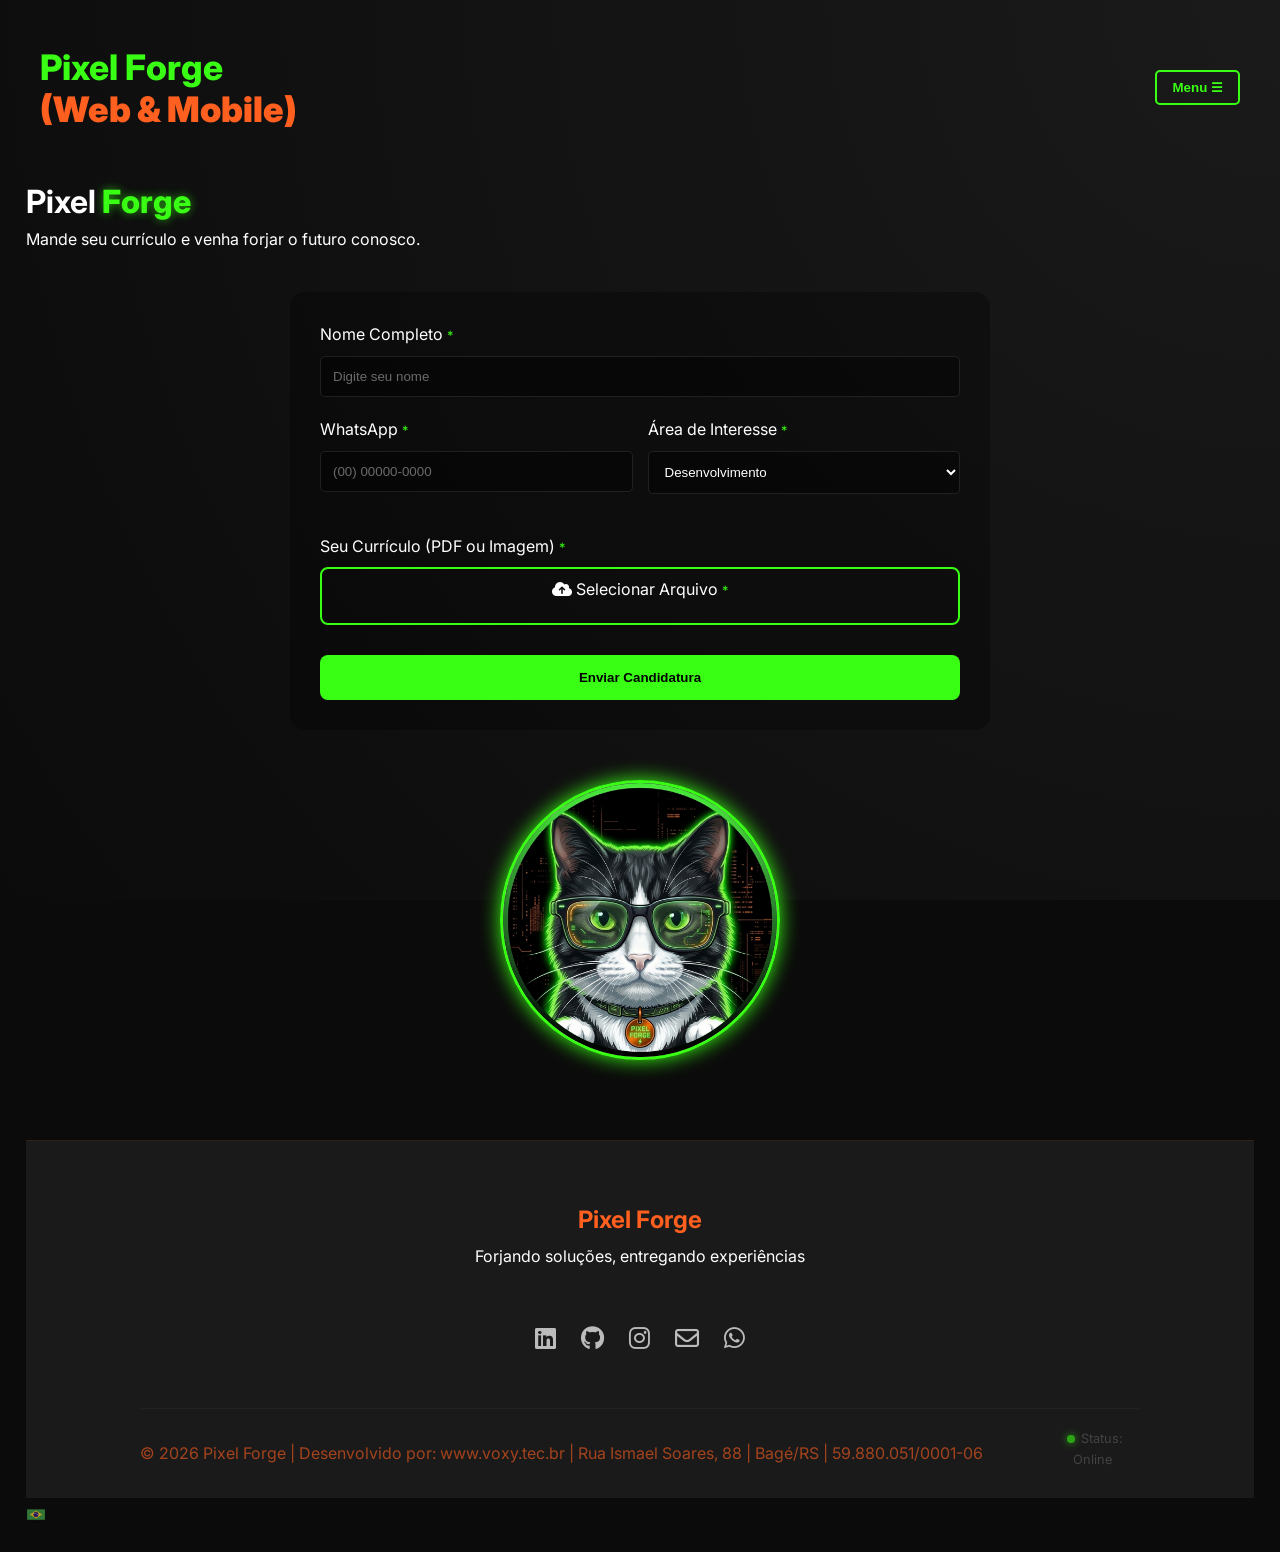
<file: trabalheconosco.html>
<!DOCTYPE html>
<html lang="pt-br">
<head>
    <meta charset="UTF-8">
    <meta name="viewport" content="width=device-width, initial-scale=1.0">
    <title>Trabalhe Conosco | Pixel Forge</title>
    
    <link rel="stylesheet" href="css/style.css"> 
    <link rel="stylesheet" href="css/trabalheconosco.css"> 
    <link rel="stylesheet" href="https://cdnjs.cloudflare.com/ajax/libs/font-awesome/6.0.0/css/all.min.css">
    <link rel="icon" type="image/png" href="assets/images/favicon2.png">
    
    <link rel="preconnect" href="https://fonts.googleapis.com">
    <link rel="preconnect" href="https://fonts.gstatic.com" crossorigin>
    <link href="https://fonts.googleapis.com/css2?family=Inter:wght@400;700;800&display=swap" rel="stylesheet">
</head>
<body>
    <header>
        <nav class="container">
            <div class="logo-text">
                <a href="index.html" style="text-decoration: none;">
                    <span class="pixel-highlight"> Pixel Forge</span><br>
                    <span class="pixel-highlight-laranja"> (Web & Mobile)</span>
                </a>
            </div>
            <div class="menu-dropdown">
                <button class="menu-btn">Menu ☰</button>
                <ul class="nav-links">
                    <li><a href="index.html">Home</a></li>
                    <li><a href="sobre.html">Sobre</a></li>
                    <li><a href="servicos.html">Serviços</a></li>
                    <li><a href="contato.html">Contato</a></li>
                    <li><a href="trabalheconosco.html">Trabalhe Conosco</a></li>
                </ul>
            </div>
        </nav>
    </header>

    <br>

    <main class="pixel-card">
        <h1>Pixel<span class="pixel-highlight"> Forge</span></h1> 
        <p class="text-content">Mande seu currículo e venha forjar o futuro conosco.</p>

        <form action="https://formspree.io/f/SEU_ID_AQUI" method="POST" enctype="multipart/form-data" class="trabalhe-form" id="form-recrutamento">
            <div class="trabalhe-group">
                <label>Nome Completo</label>
                <input type="text" name="nome" placeholder="Digite seu nome" required>
            </div>

            <div class="trabalhe-row">
                <div class="trabalhe-group">
                    <label>WhatsApp</label>
                    <input type="tel" name="whatsapp" placeholder="(00) 00000-0000" required>
                </div>
                <div class="trabalhe-group">
                    <label>Área de Interesse</label>
                    <select name="area">
                        <option value="dev">Desenvolvimento</option>
                        <option value="design">Design / UI</option>
                        <option value="infra">Infra / Redes</option>
                    </select>
                </div>
            </div>

            <div class="trabalhe-group">
                <label>Seu Currículo (PDF ou Imagem)</label>
                <div class="file-wrapper">
                    <label for="curriculo-upload" class="btn-upload" style="cursor: pointer;">
                        <i class="fas fa-cloud-upload-alt"></i> Selecionar Arquivo
                    </label>
                    <input type="file" id="curriculo-upload" name="curriculo" accept=".pdf, .jpg, .png" required style="display: none;">
                    
                    <span id="file-name" style="display: block; margin-top: 8px; font-size: 0.9em; min-height: 4px; transition: all 0.3s ease;"></span>
                </div>
            </div>

            <button type="submit" class="btn-pixel">Enviar Candidatura</button>
        </form>

        <div id="success-message" class="pixel-alert" style="display: none; cursor: pointer;">
            <i class="fas fa-check-circle"></i>
            <p>Candidatura enviada com sucesso! O sistema da <strong>Pixel Forge</strong> recebeu seu currículo.</p>
            <small style="display: block; margin-top: 10px; opacity: 0.7;">(Clique em qualquer lugar para continuar navegando)</small>
        </div>
    </main>

    <div class="hero-image-container">
        <img src="assets/images/pixel-mascote-4.jpg" alt="Pixel, o gato geek da Pixel Forge" class="mascote-pixel" loading="eager">
    </div>

    <footer class="main-footer">
        <div class="footer-content container">
            <div class="footer-brand">
                <p class="footer-logo">
                    <span class="pixel-highlight-laranja">Pixel</span><span class="pixel-highlight-laranja"> Forge</span>
                </p>
                <p class="footer-tagline">Forjando soluções, entregando experiências</p>
            </div>

            <div class="trabalhe-ia">
                <a href="https://www.linkedin.com/in/paulo-desenvolvedor/" target="_blank"><i class="fab fa-linkedin"></i></a>
                <a href="https://github.com/Mac-Toni" target="_blank"><i class="fab fa-github"></i></a>
                <a href="https://www.instagram.com/pixelforge.ti/" target="_blank"><i class="fab fa-instagram"></i></a>
                <a href="mailto:paulo@voxy.tec.br"><i class="far fa-envelope"></i></a>
                <a href="https://wa.me/5553999045223" target="_blank"><i class="fab fa-whatsapp"></i></a>
            </div>

            <div class="footer-bottom">
                <div class="footer-info">
                    <p>&copy; 2026 Pixel Forge | Desenvolvido por: www.voxy.tec.br | Rua Ismael Soares, 88 | Bagé/RS | 59.880.051/0001-06</p>
                </div>
                <div class="system-status">
                    <span class="status-dot"></span> Status: <span class="status-text">Online</span>
                </div>
            </div>
        </div>
    </footer>

    <div class="bandeira">
        <img src="assets/icons/do-brasil.ico" style="display: inline-block; width: 20px; height: 20px;" alt="Brasil">
    </div>

    <button id="btnTop" title="Voltar ao topo" aria-label="Voltar ao topo">
        <i class="fas fa-chevron-up"></i> 
    </button>

    <script src="js/main.js"></script>
</body>
</html>
</file>
<file: css/style.css>
@import url('trabalheconosco.css');
@import url('main.css');

/* Estilos globais finais */
body {
  background-color: var(--preto-profundo);
  color: var(--text-white);
  font-family: var(--font-main);
  padding: 2%;
}

/* Impede a seleção de texto em todo o site */
body {
    -webkit-user-select: none; /* Safari */
    -moz-user-select: none;    /* Firefox */
    -ms-user-select: none;     /* IE10+/Edge */
    user-select: none;         /* Padrão (Chrome, Opera, etc.) */
}

/* --- CONFIGURAÇÕES DO FOOTER --- */
.main-footer {
    background-color: var(--cinza-escuro);
    border-top: 1px solid rgba(255, 102, 0, 0.1); /* Brilho sutil laranja */
    padding: 60px 0 20px;
    margin-top: 80px;
    color: var(--text-white);
}

.footer-content {
    display: flex;
    flex-direction: column;
    align-items: center;
    gap: 30px;
}

.footer-logo {
    font-size: 1.5rem;
    font-weight: bold;
    margin-bottom: 5px;
}

.pixel-highlight-laranja {
    color: var(--laranja-neon); /* Ou #ff6600 */
}

/* Ícones Sociais */
.trabalhe-ia {
    display: flex;
    gap: 25px;
}

.trabalhe-ia a {
    color: var(--text-white);
    font-size: 1.5rem;
    transition: 0.3s ease;
    opacity: 0.7;
}

.trabalhe-ia a:hover {
    color: var(--laranja-neon);
    opacity: 1;
    transform: translateY(-3px);
}

/* Barra de Status e Copyright */
.footer-bottom {
    width: 100%;
    max-width: 1000px;
    border-top: 1px solid rgba(255, 255, 255, 0.05);
    padding-top: 20px;
    display: flex;
    justify-content: space-between;
    align-items: center;
    font-size: 0.8rem;
    opacity: 0.6;
}

.footer-info{
    width: 100%;
    max-width: 1000px;
    padding-top: 0px;
    display: flex;
    justify-content: space-between;
    align-items: center;
    font-size:1.0rem;
    opacity: 1.5;
    color: var(--laranja-neon);
}

/* Bolinha de Status Animada */
.status-dot {
    height: 8px;
    width: 8px;
    background-color: #39ff14; /* Verde Neon */
    border-radius: 50%;
    display: inline-block;
    margin-right: 2px;
    margin-left: 5px;
    box-shadow: 0 0 8px #39ff14;
    animation: pulse-green 2s infinite;
}

.status-text {
    white-space: nowrap; /* Impede que o ícone vá para baixo */
    display: inline-block; /* Garante que o span aceite margens e alinhamentos melhor */
    margin-bottom: 8px;    /* Espaçamento entre as linhas */
}

.status-text img {
    width: 20px;           /* Tamanho do ícone */
    height: 20px;
    vertical-align: middle; /* Alinha o ícone com o meio do texto */
    margin-left: 10px;      /* Espaço entre o texto e o ícone */
}

/*.system-status {
    display: inline-block;
    margin-right: 2px;
    margin-left: 5px;
}*/

.bandeira {
    display: flex !important;
    flex-direction: row !important; /* ISSO garante que é linha, não coluna */
    justify-content: space-between; /* O seu original que você gosta */
    gap: 3px;
    margin-top: 8px;
    width: 40px; /* Coloque a largura exata de 2 bandeiras (20+20) */
}

.bandeira img {
    width: 20px !important;
    height: 20px !important;
    display: block; 
}

/* 1. O Botão flutuante */
#btnTop {
    /* Posicionamento fixo no "canto do relógio" */
    position: fixed;
    bottom: 30px;
    right: 30px;
    z-index: 999;

    /* Tamanho e Formato */
    width: 50px;
    height: 50px;
    border-radius: 50%; /* Redondo para parecer um elemento de UI moderno */
    
    /* Cores da Pixel Forge */
    background-color: #000; /* Fundo preto metálico */
    color: #FF8C00; /* Laranja (cor do rosto do gato Pixel) */
    border: 2px solid #39FF14; /* Borda Verde Neon */
    
    /* Interação e Cursor */
    cursor: pointer;
    font-size: 20px;
    display: flex;
    align-items: center;
    justify-content: center;
    
    /* Sombra Neon (Glow) */
    box-shadow: 0 0 15px rgba(57, 255, 20, 0.4);
    
    /* Escondido por padrão para o efeito de surgimento */
    opacity: 0;
    visibility: hidden;
    transition: all 0.4s ease-in-out;
}

/* 2. Efeito ao passar o mouse (Hover) */
#btnTop:hover {
    background-color: #39FF14; /* Inverte: fundo fica verde neon */
    color: #000; /* Ícone fica preto */
    transform: translateY(-5px) scale(1.1); /* Pula e cresce levemente */
    box-shadow: 0 0 25px rgba(57, 255, 20, 0.7); /* Aumenta o brilho */
}

/* 3. Classe que o JavaScript vai ativar ao rolar a página */
#btnTop.visivel {
    opacity: 1;
    visibility: visible;
}

/* 4. Ajuste para o ícone (Font Awesome) */
#btnTop i {
    transition: transform 0.3s ease;
}

@keyframes pulse-green {
    0% { transform: scale(0.95); box-shadow: 0 0 0 0 rgba(57, 255, 20, 0.7); }
    70% { transform: scale(1); box-shadow: 0 0 0 10px rgba(57, 255, 20, 0); }
    100% { transform: scale(0.95); box-shadow: 0 0 0 0 rgba(57, 255, 20, 0); }
}

/* Responsivo */
@media (max-width: 768px) {
    .footer-bottom {
        flex-direction: column;
        gap: 15px;
        text-align: center;
    }
}
/* Animação Simples */
@keyframes fadeInDown {
    from {
        opacity: 0;
        transform: translateY(-30px);
    }
    to {
        opacity: 1;
        transform: translateY(0);
    }
}

/* Responsividade */
@media (max-width: 992px) {
    .grid-2 {
        grid-template-columns: 1fr;
        gap: 40px;
        text-align: center;
    }

    .about-image {
        margin: 0 auto;
    }

    .page-header h1 {
        font-size: 2.5rem;
    }
}

@keyframes neon-glow {
    0%, 100% {
        text-shadow: 0 0 5px rgba(57, 255, 20, 0.5);
        opacity: 0.8;
    }
    50% {
        text-shadow: 0 0 15px rgba(57, 255, 20, 1), 0 0 25px rgba(57, 255, 20, 0.5);
        opacity: 1;
    }
}

@keyframes slideDown {
    from {
        opacity: 0;
        transform: translateY(-10px);
    }
    to {
        opacity: 1;
        transform: translateY(0);
    }
}

/* Ajuste para o mobile: quando a tela for pequena, vira 1 coluna só */
@media (max-width: 768px) {
    .grid-2 {
        grid-template-columns: 1fr;
        text-align: center;
    }
}

@keyframes status-blink {
    0%, 100% { opacity: 1; }
    50% { opacity: 0.3; }
}

@media (max-width: 768px) {
    #hero { flex-direction: column-reverse; text-align: center; }
    .stats-container { gap: 20px; }
    /* Adicione outras mudanças aqui */
}

@media (max-width: 600px) {
    .footer-bottom { flex-direction: column; gap: 15px; }
    .section-title { font-size: 1.8rem; } /* Diminuir títulos em telas bem pequenas */
}
@media (max-width: 480px) {
    .container {
        padding: 0 15px; /* Recuo levemente menor para ganhar espaço em celulares pequenos */
    }
}

/* Animação suave */
@keyframes fadeIn {
    from { opacity: 0; transform: translateY(20px); }
    to { opacity: 1; transform: translateY(0); }
}

/* Responsividade para Celulares e Tablets */
@media (max-width: 768px) {
    .service-detail-item {
        grid-template-columns: 1fr; /* Força uma coluna só */
        text-align: center;
        padding: 60px 0;
        gap: 50px;
    }

    /* Garante que o texto venha antes da imagem em todos os blocos no mobile */
    .service-detail-item .service-visual {
        order: 2;
    }
    
    .service-detail-item .service-text {
        order: 1;
    }

    .tech-list li {
        justify-content: center;
    }

    .service-text h2 {
        font-size: 2.2rem;
    }

    .step-number {
        font-size: 4.5rem;
    }
}

@keyframes pulse-green {
    0% { transform: scale(0.95); box-shadow: 0 0 0 0 rgba(57, 255, 20, 0.7); }
    70% { transform: scale(1); box-shadow: 0 0 0 10px rgba(57, 255, 20, 0); }
    100% { transform: scale(0.95); box-shadow: 0 0 0 0 rgba(57, 255, 20, 0); }
}

/* Responsivo */
@media (max-width: 768px) {
    .footer-bottom {
        flex-direction: column;
        gap: 15px;
        text-align: center;
    }
}

@keyframes slideDown {
    from {
        opacity: 0;
        transform: translateY(-10px);
    }
    to {
        opacity: 1;
        transform: translateY(0);
    }
}

/* Ajuste para o mobile: quando a tela for pequena, vira 1 coluna só */
@media (max-width: 768px) {
    .grid-2 {
        grid-template-columns: 1fr;
        text-align: center;
    }
}

@keyframes status-blink {
    0%, 100% { opacity: 1; }
    50% { opacity: 0.3; }
}

@media (max-width: 768px) {
    #hero { flex-direction: column-reverse; text-align: center; }
    .stats-container { gap: 20px; }
    /* Adicione outras mudanças aqui */
}

@media (max-width: 600px) {
    .footer-bottom { flex-direction: column; gap: 15px; }
    .section-title { font-size: 1.8rem; } /* Diminuir títulos em telas bem pequenas */
}
@media (max-width: 480px) {
    .container {
        padding: 0 15px; /* Recuo levemente menor para ganhar espaço em celulares pequenos */
    }
}

@keyframes fadeIn {
    from { opacity: 0; transform: translateY(-10px); }
    to { opacity: 1; transform: translateY(0); }
}

/* Responsividade para celular */
@media (max-width: 600px) {
    .trabalhe-row {
        flex-direction: column;
        gap: 25px;
    }
}
/* Responsivo: Se a tela for pequena, o WhatsApp e a Área ficam um embaixo do outro */
@media (max-width: 600px) {
    .trabalhe-row {
        flex-direction: column;
    }
}

@keyframes neon-shine {
    0%, 100% {
        text-shadow: 0 0 5px rgba(57, 255, 20, 0.5);
    }
    50% {
        text-shadow: 0 0 15px rgba(57, 255, 20, 1), 0 0 20px rgba(57, 255, 20, 0.4);
    }
}

/* Animação de pulsação suave para o destaque Verde Neon */
@keyframes pulse-green {
    0% { text-shadow: 0 0 5px var(--verde-neon); }
    50% { text-shadow: 0 0 15px var(--verde-neon), 0 0 25px var(--verde-neon); }
    100% { text-shadow: 0 0 5px var(--verde-neon); }
}
/* --- NOVA ANIMAÇÃO LARANJA NEON --- */
@keyframes pulse-orange {
    0% { text-shadow: 0 0 5px var(--laranja-neon), 0 0 10px rgba(255, 95, 31, 0.3); }
    50% { text-shadow: 0 0 20px var(--laranja-neon), 0 0 30px var(--laranja-neon); }
    100% { text-shadow: 0 0 5px var(--laranja-neon), 0 0 10px rgba(255, 95, 31, 0.3); }
}
</file>
<file: css/trabalheconosco.css>
/* ESTRUTURA DO CARD (Substituindo .pixel-card) */
.container.page-header { 
    width: 100%;
    max-width: 550px; 
    background: var(--cinza-escuro); 
    padding: 40px; 
    border-radius: 20px; 
    border: 1px solid rgba(57, 255, 20, 0.2);
    box-shadow: 0 15px 35px rgba(0, 0, 0, 0.5);
    margin: 100px auto 60px; /* Centraliza o card na página */
}

/* Força o título a ser branco */
h1 {
    color: #ffffff !important;
}

/* Define o verde APENAS para o span dentro do h1 */
h1 .pixel-highlight {
    color: var(--verde-neon) !important;
    display: inline;
    font-weight: 800;
    /* Removemos filtros e scales que bugam o h1 */
    animation: neon-shine 2s infinite ease-in-out;
}

/* O formulário agora empilha as coisas com espaço automático */
.trabalhe-form {
    display: flex;
    flex-direction: column;
    gap: 20px; /* Isso cria o espaço de um <br> entre CADA bloco do form */
}

/* Garante que o Label fique em cima do Input */
.trabalhe-group {
    display: flex;
    flex-direction: column;
    gap: 8px; /* Espaço pequeno entre a palavra 'Nome' e a caixa de digitar */
    flex: 1; /* Faz os campos dividirem o espaço na row */
}

/* Ajuste da linha (WhatsApp e Área) */
.trabalhe-row {
    display: flex;
    gap: 20px; /* Espaço entre o WhatsApp e a Área */
}

/* --- Estilos exclusivos da página Trabalhe Conosco --- */

.trabalhe-form {
    max-width: 700px;
    margin: 40px auto; /* Centraliza na página e dá espaço do header/footer */
    padding: 30px;
    background: rgba(0, 0, 0, 0.3); /* Um fundo sutil para destacar do fundo do site */
    border-radius: 15px;
}

.trabalhe-group {
    display: flex;
    flex-direction: column;
    gap: 8px; /* Espaço entre o label e a caixa de texto */
}

.trabalhe-row {
    display: flex;
    gap: 20px; /* Espaço entre WhatsApp e Área de Interesse */
}

/* Garante que os inputs ocupem a largura total do grupo */
.trabalhe-group input, 
.trabalhe-group select {
    padding: 12px;
    border-radius: 5px;
    border: 1px solid rgba(255,255,255,0.1);
    background: rgba(255,255,255,0.05);
    color: white;
}

/* Efeito de foco nos campos - Combinando com o seu verde */
.trabalhe-group input:focus, 
.trabalhe-group select:focus {
    outline: none;
    border-color: var(--verde-neon);
    box-shadow: 0 0 10px rgba(57, 255, 20, 0.3);
    background: rgba(57, 255, 20, 0.02);
}

.trabalhe-group label::after {
    content: " *";
    color: var(--verde-neon);
    font-size: 0.8em;
}

/* Deixando o botão com a largura certa e centralizado */
.btn-pixel {
    margin-top: 10px;
    padding: 12px;
    cursor: pointer;
    font-weight: bold;
    text-transform: uppercase;
    transition: 0.3s;
    /* Adicione aqui o estilo de borda/brilho que você já usa no resto do site */
}

.file-wrapper {
  position: relative;
  padding: 8px;
  border: 2.7px solid var(--verde-neon); /* cor inicial */
  border-radius: 8px;
  animation: border-move 2.7s linear infinite; /* animação contínua */
}

.bandeira {
    display: flex !important;
    flex-direction: row !important; /* ISSO garante que é linha, não coluna */
    justify-content: space-between; /* O seu original que você gosta */
    gap: 3px;
    margin-top: 8px;
    width: 40px; /* Coloque a largura exata de 2 bandeiras (20+20) */
}

.bandeira img {
    width: 20px !important;
    height: 20px !important;
    display: block; 
}

@keyframes border-move {
  0% {
    border-color: var(--verde-neon);
  }
  25% {
    border-color: #fff;
  }
  50% {
    border-color: #ff6600;
  }
  75% {
    border-color: #000; /* preto, dá a impressão de sumir */
  }
  100% {
    border-color: var(--verde-neon);
  }
}

.btn-upload:hover {
    background: rgba(57, 255, 20, 0.1);
    box-shadow: 0 0 15px rgba(57, 255, 20, 0.2);
    transform: translateY(-2px);
}

.pixel-alert {
    margin-top: 20px;
    padding: 20px;
    background: rgba(57, 255, 20, 0.1);
    border: 1px solid var(--verde-neon);
    border-radius: 8px;
    color: white;
    text-align: center;
    animation: fadeIn 0.5s ease-in-out;
}

.pixel-alert i {
    font-size: 2rem;
    color: var(--verde-neon);
    margin-bottom: 10px;
    display: block;
}

.pixel-alert strong {
    color: var(--verde-neon);
}

/* CAMPOS DE FORMULÁRIO (Configuração Global) */
input, select {
    background: rgba(255, 255, 255, 0.05);
    border: 1px solid rgba(57, 255, 20, 0.2);
    color: var(--text-white);
    padding: 12px;
    border-radius: 8px;
    width: 100%;
    box-sizing: border-box;
}

/* PLACEHOLDERS (Forçando a cor) */
::placeholder { color: #ffffff !important; opacity: 0.4 !important; }
::-webkit-input-placeholder { color: #ffffff !important; opacity: 0.4 !important; }

/* SELECT E OPÇÕES */
select { color: rgba(255, 255, 255, 0.4); }
select:focus, select:active { color: var(--text-white); }
option { background-color: var(--cinza-escuro); color: var(--text-white); }

/* LINHA DUPLA (WhatsApp e Área) */
.trabalhe-row {
    display: flex;
    gap: 15px;
    width: 100%;
    margin-bottom: 20px;
}
.trabalhe-group { flex: 1; }

/* BOTÃO PIXEL */
.btn-pixel {
    width: 100%;
    background: var(--verde-neon);
    color: #000;
    padding: 15px;
    border: none;
    border-radius: 8px;
    font-weight: bold;
    text-transform: none;
    cursor: pointer;
    transition: 0.3s;
}

/* RODAPÉ (Sistema .trabalhe) */
.trabalhe {
    background-color: var(--cinza-escuro);
    border-top: 1px solid rgba(57, 255, 20, 0.1);
    padding: 40px 20px;
    margin-top: 60px;
    width: 100%;
    box-sizing: border-box;
}
.trabalhe-content { max-width: 1200px; margin: 0 auto; text-align: center; }

/* ÍCONES IA LADO A LADO */
.trabalhe-ia {
    display: flex;
    justify-content: center;
    align-items: center;
    gap: 25px; 
    margin: 20px 0;
}
/*.trabalhe-ia a { color: var(--verde-neon); font-size: 1.8rem; text-decoration: none; transition: 0.3s; }
.trabalhe-ia a:hover { color: var(--laranja-neon); transform: translateY(-3px); }*/

.trabalhe-tagline {
    font-weight: 800;
    letter-spacing: 2px;
    color: var(--verde-neon) !important;
    text-transform: uppercase;
    font-size: 0.75rem !important;
}

/* CORREÇÃO DO BODY */
body { display: block; }
/* Animação de "escorregar" */
@keyframes slideDown {
    from {
        opacity: 0;
        transform: translateY(-10px);
    }
    to {
        opacity: 1;
        transform: translateY(0);
    }
}

/* Ajuste para o mobile: quando a tela for pequena, vira 1 coluna só */
@media (max-width: 768px) {
    .grid-2 {
        grid-template-columns: 1fr;
        text-align: center;
    }
}

@keyframes status-blink {
    0%, 100% { opacity: 1; }
    50% { opacity: 0.3; }
}

@media (max-width: 768px) {
    #hero { flex-direction: column-reverse; text-align: center; }
    .stats-container { gap: 20px; }
    /* Adicione outras mudanças aqui */
}

@media (max-width: 600px) {
    .footer-bottom { flex-direction: column; gap: 15px; }
    .section-title { font-size: 1.8rem; } /* Diminuir títulos em telas bem pequenas */
}
@media (max-width: 480px) {
    .container {
        padding: 0 15px; /* Recuo levemente menor para ganhar espaço em celulares pequenos */
    }
}

@keyframes fadeIn {
    from { opacity: 0; transform: translateY(-10px); }
    to { opacity: 1; transform: translateY(0); }
}

/* Responsividade para celular */
@media (max-width: 600px) {
    .trabalhe-row {
        flex-direction: column;
        gap: 25px;
    }
}
/* Responsivo: Se a tela for pequena, o WhatsApp e a Área ficam um embaixo do outro */
@media (max-width: 600px) {
    .trabalhe-row {
        flex-direction: column;
    }
}

@keyframes neon-shine {
    0%, 100% {
        text-shadow: 0 0 5px rgba(57, 255, 20, 0.5);
    }
    50% {
        text-shadow: 0 0 15px rgba(57, 255, 20, 1), 0 0 20px rgba(57, 255, 20, 0.4);
    }
}
</file>
